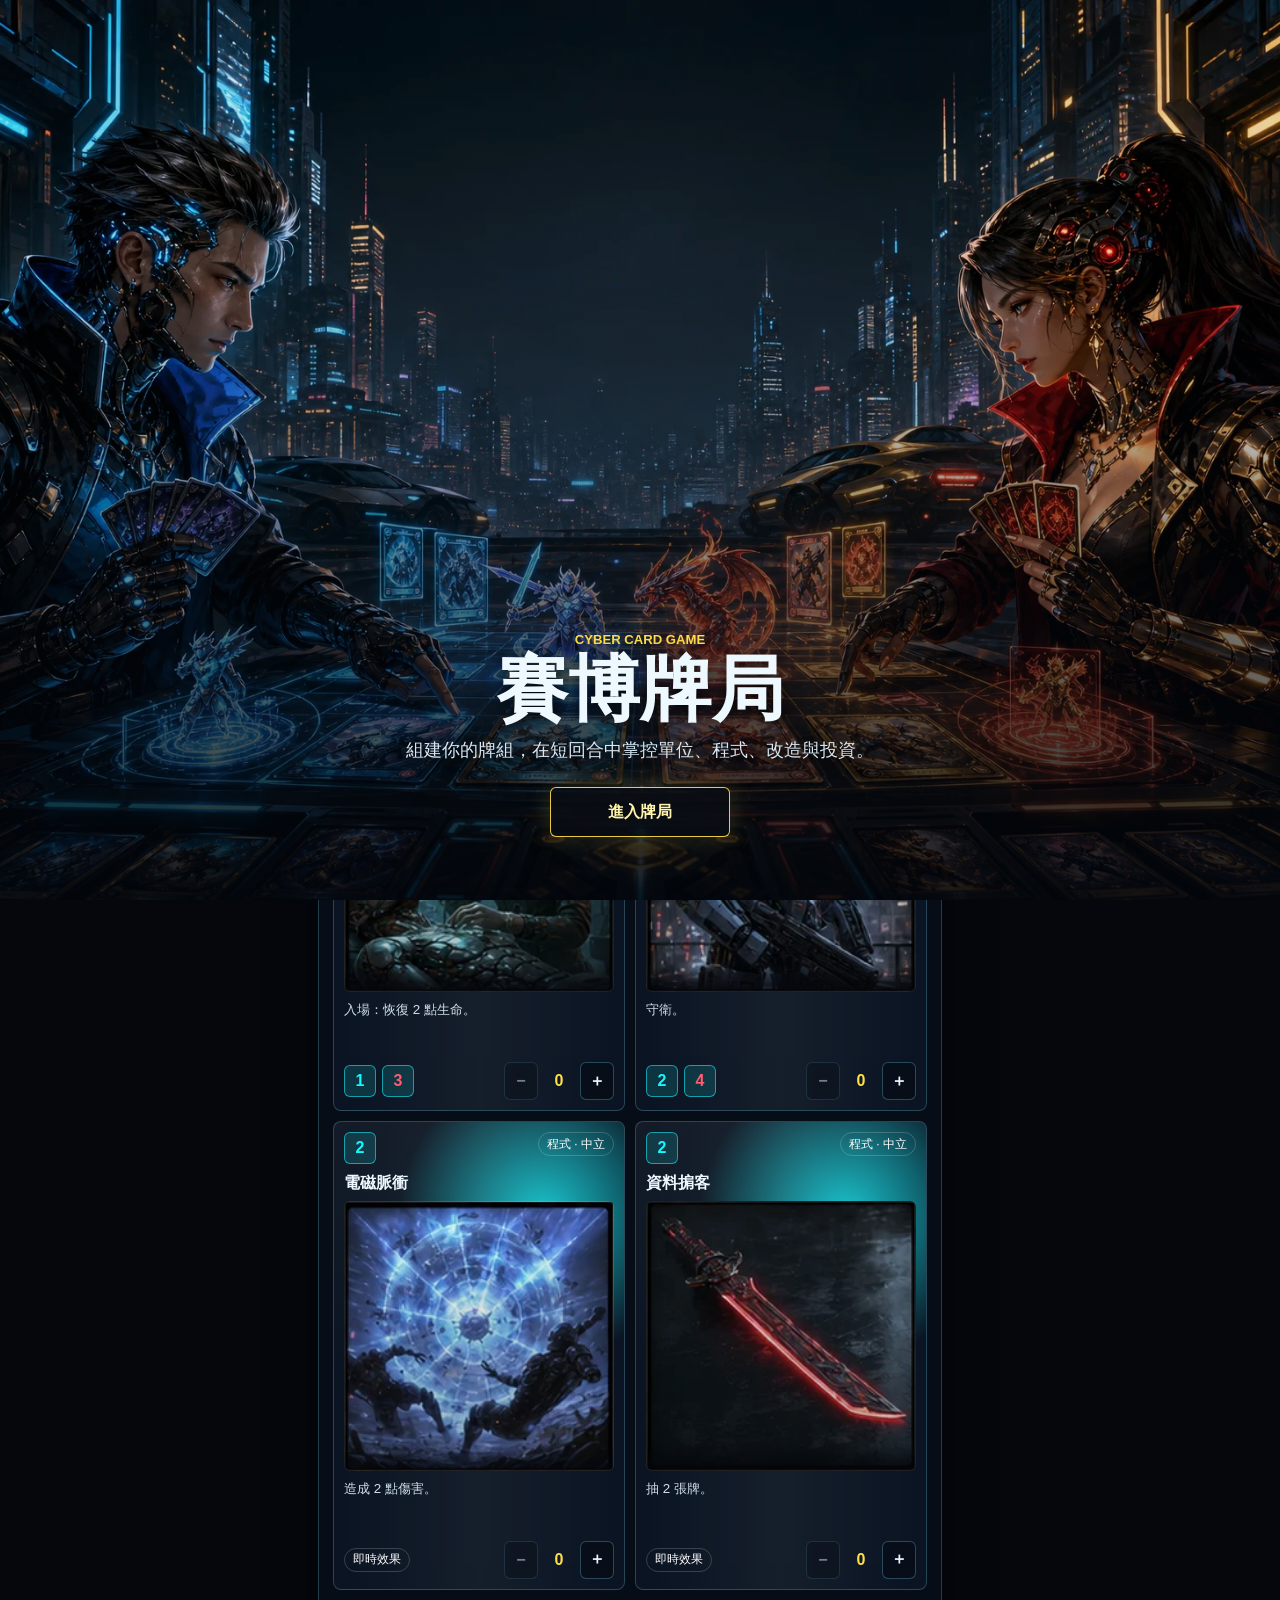
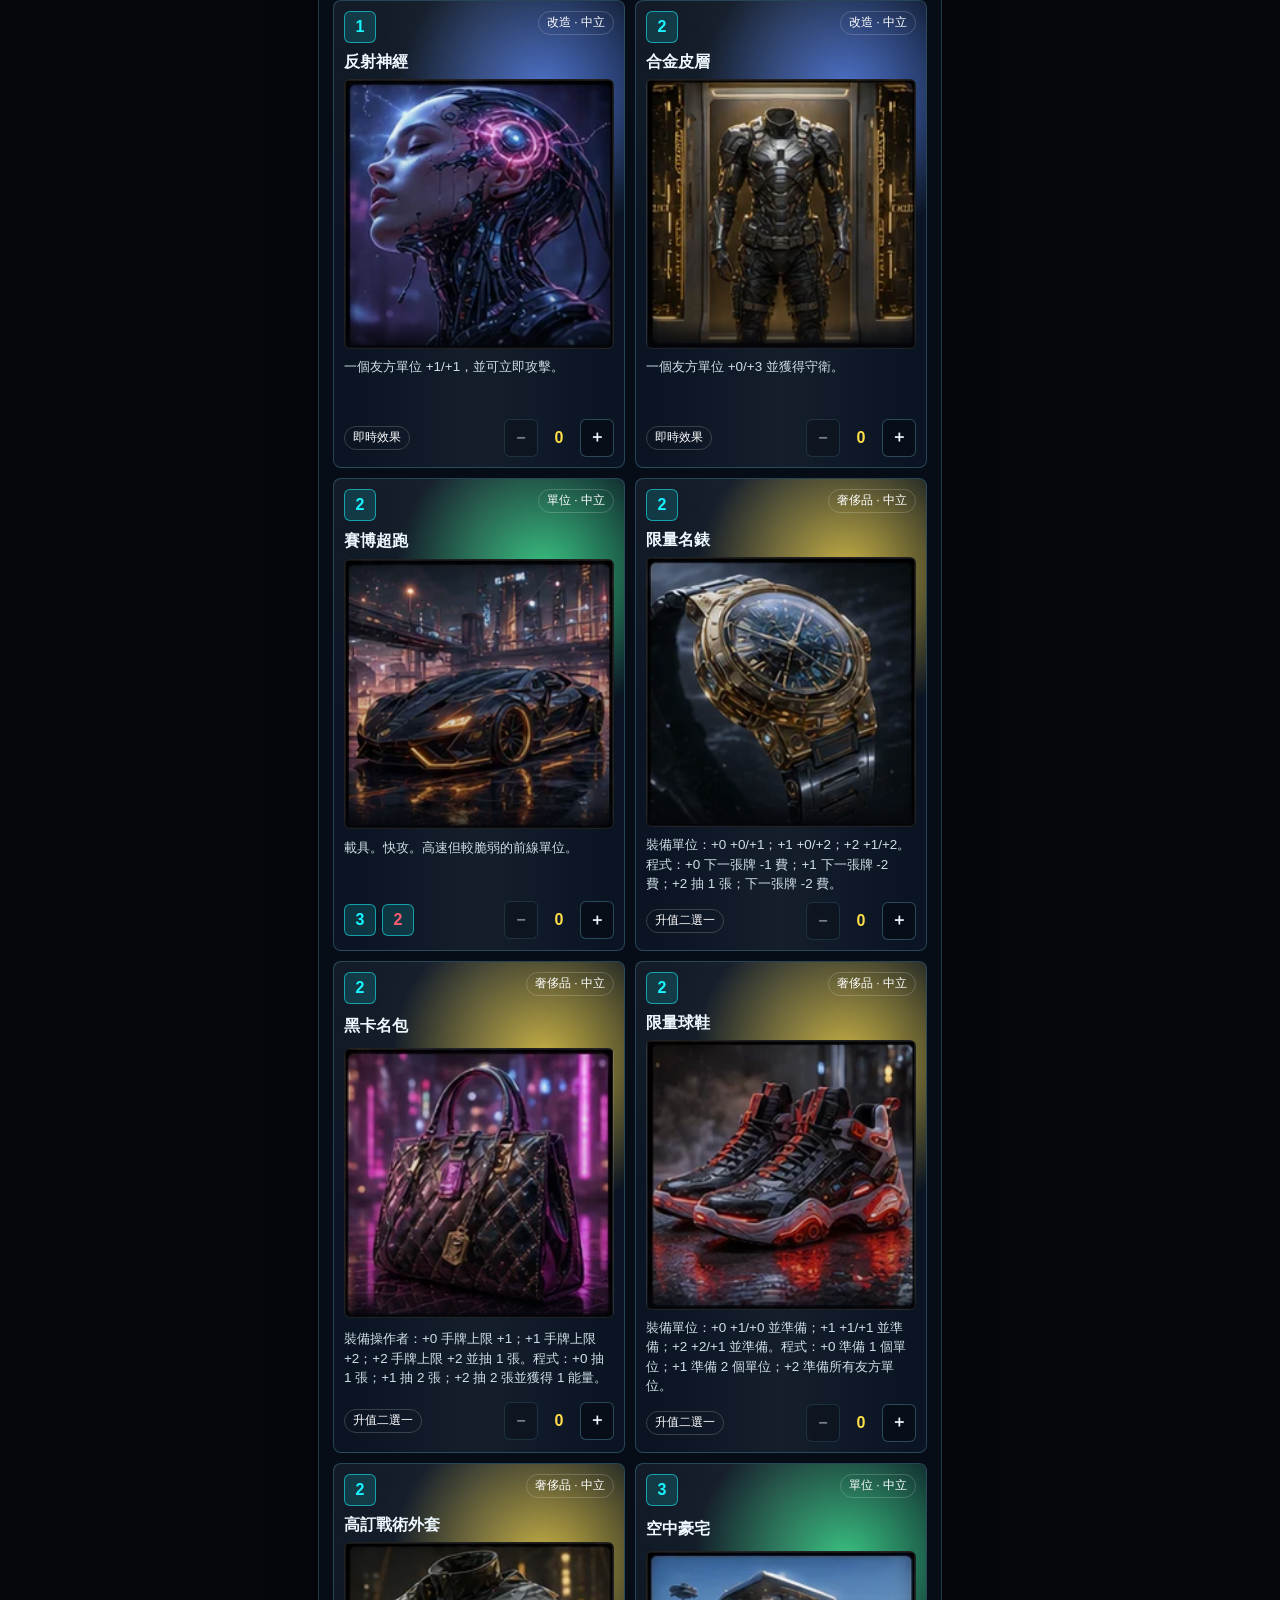
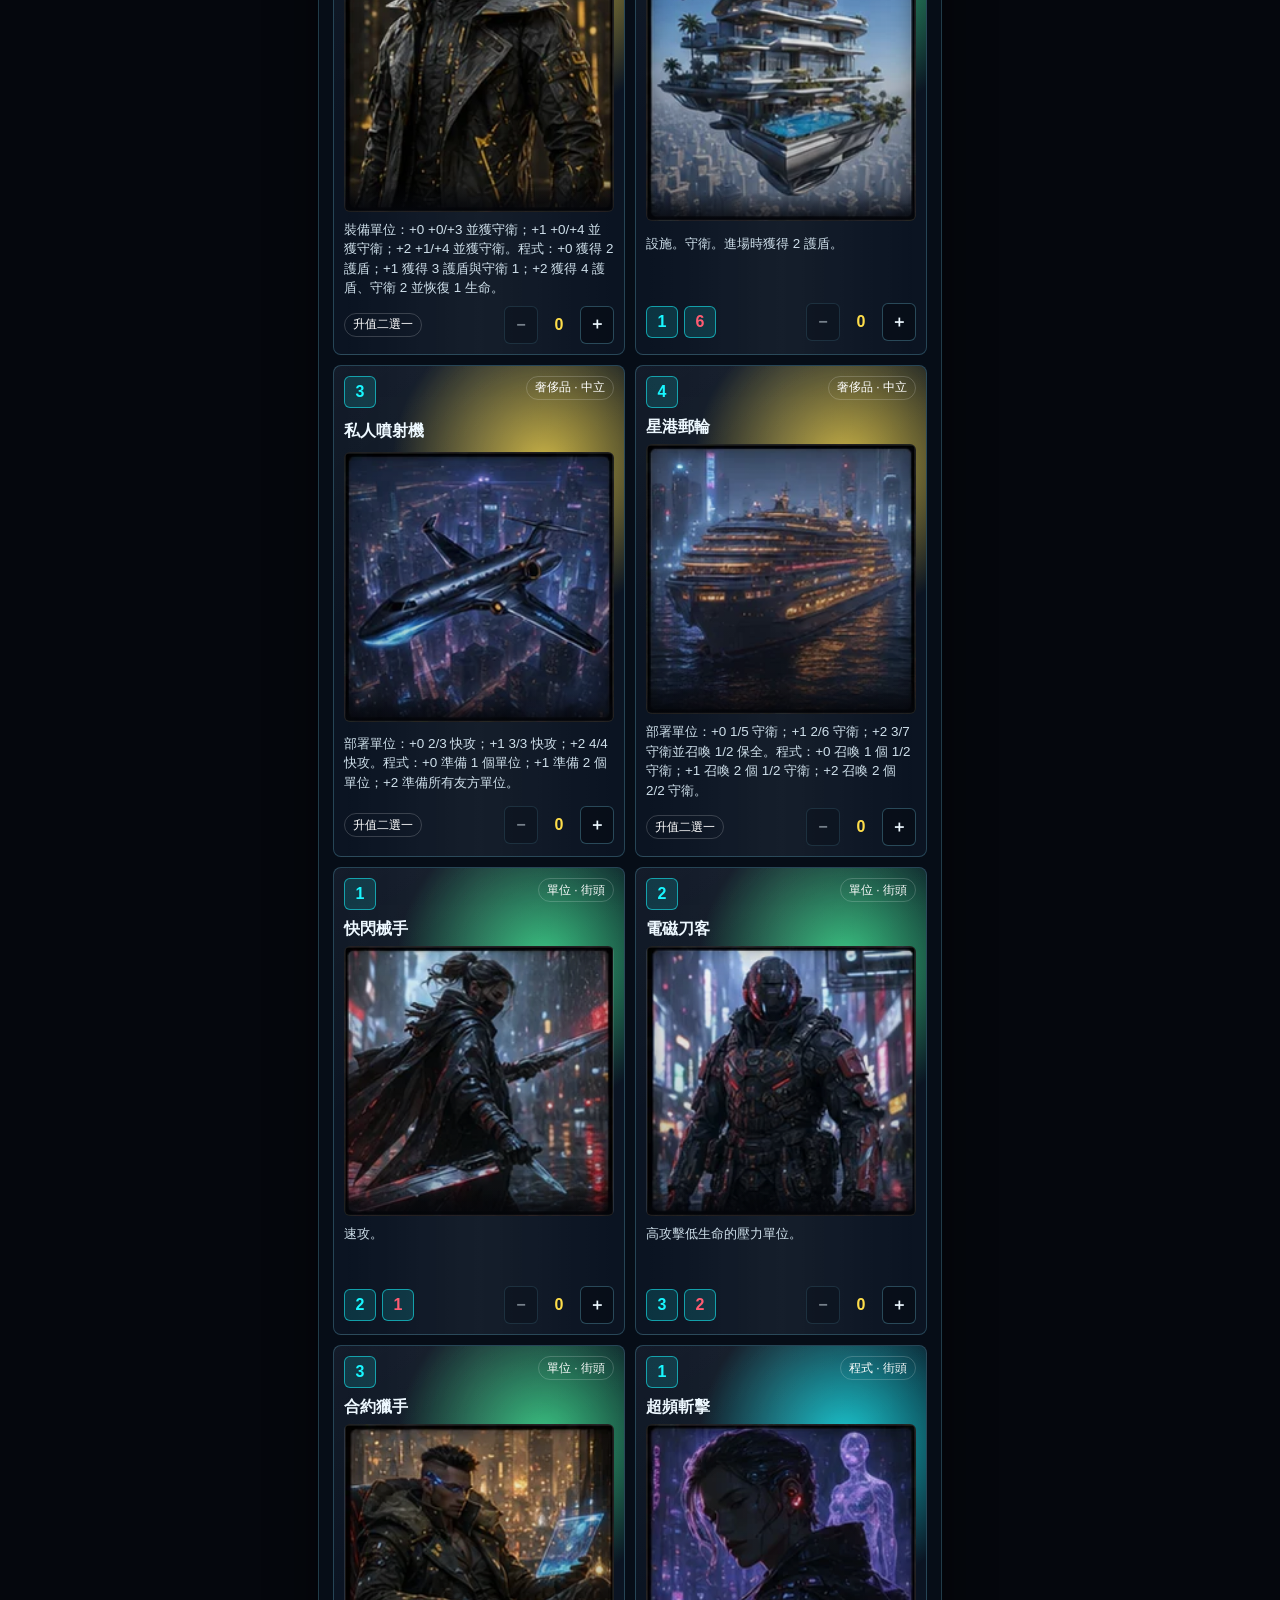
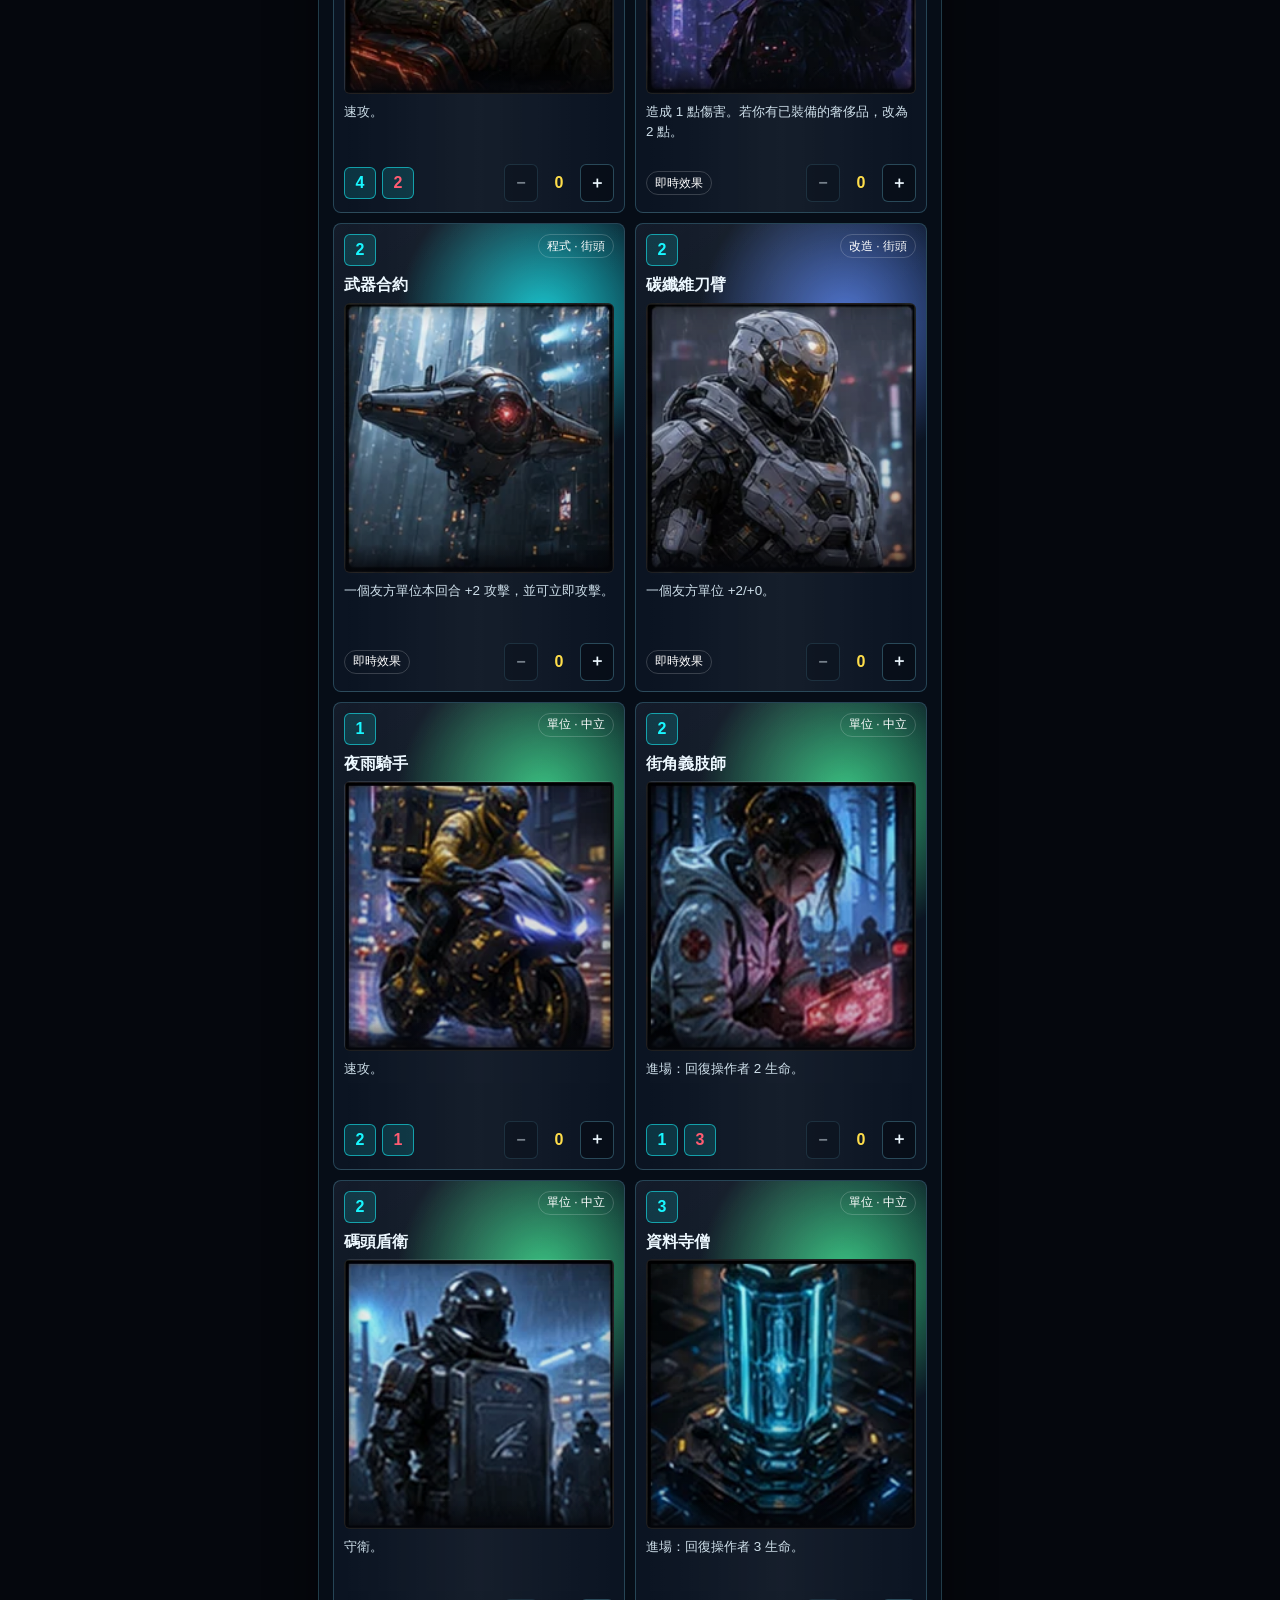
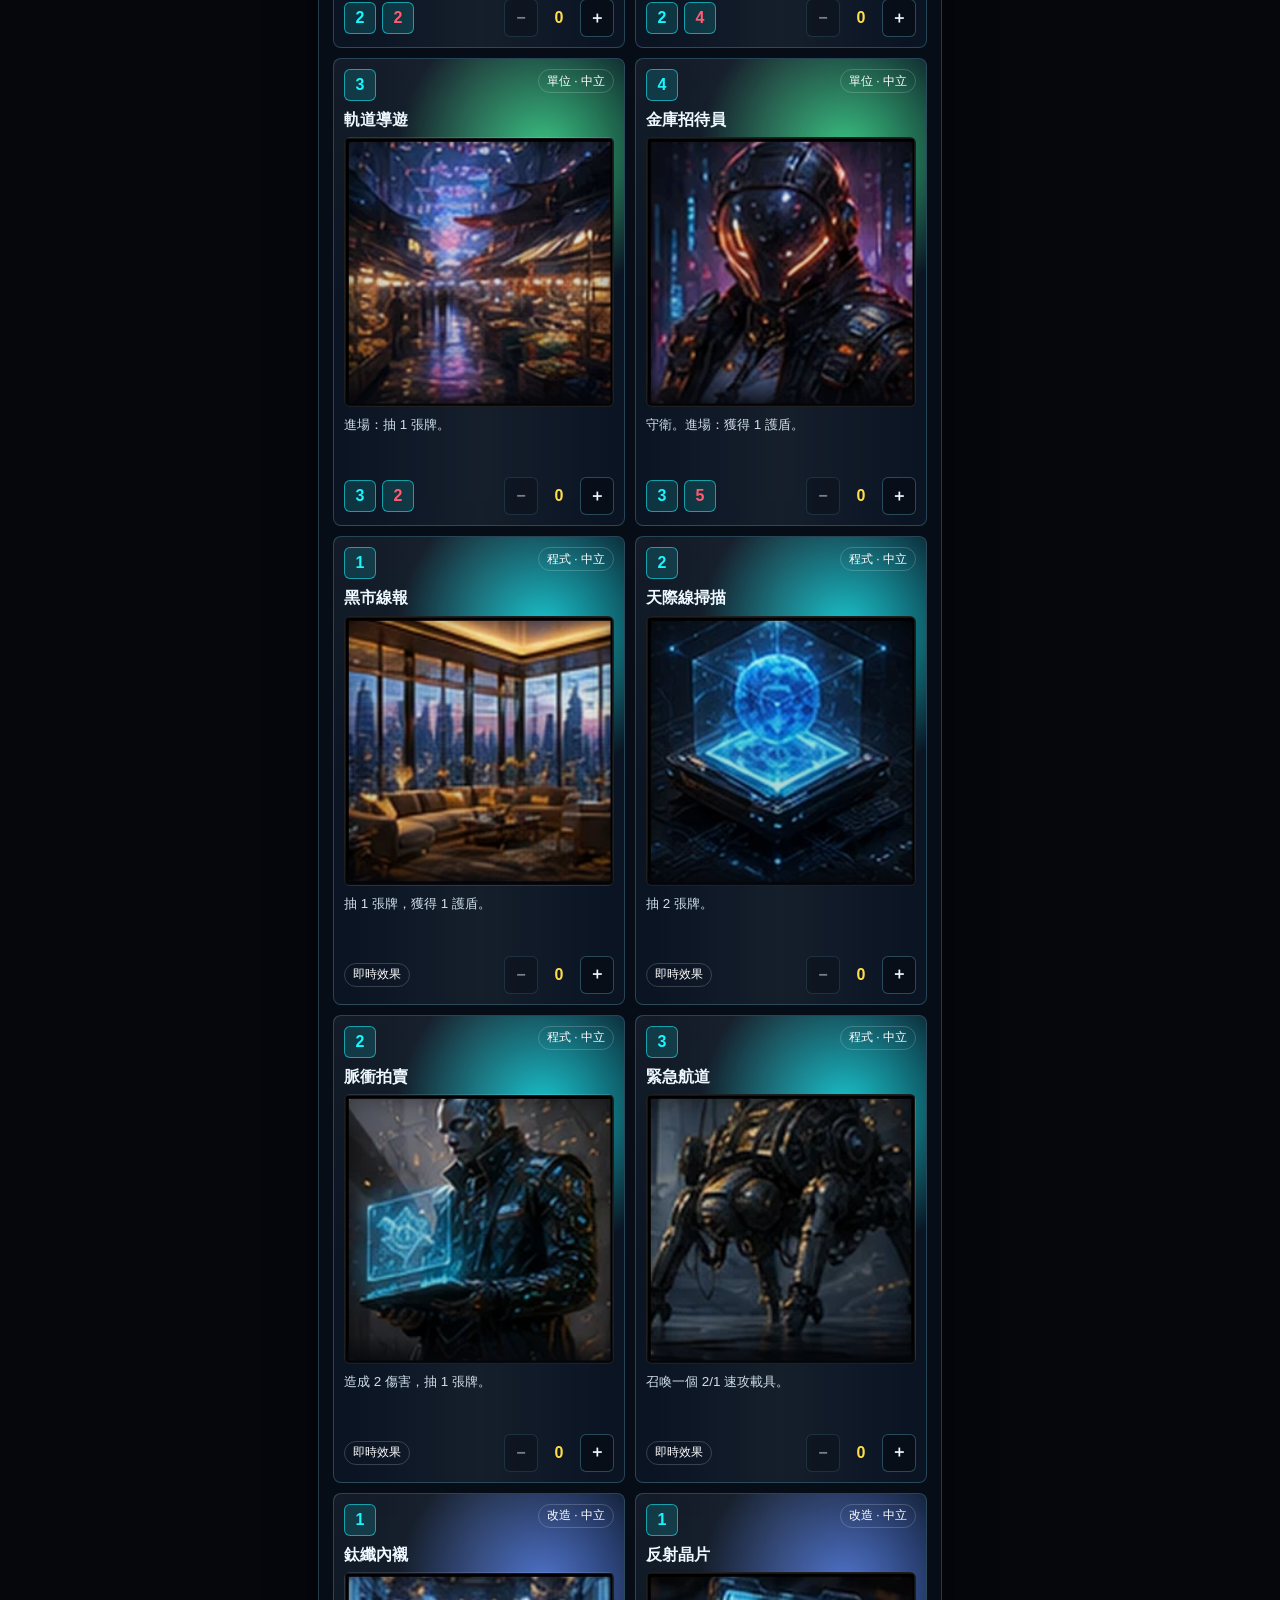
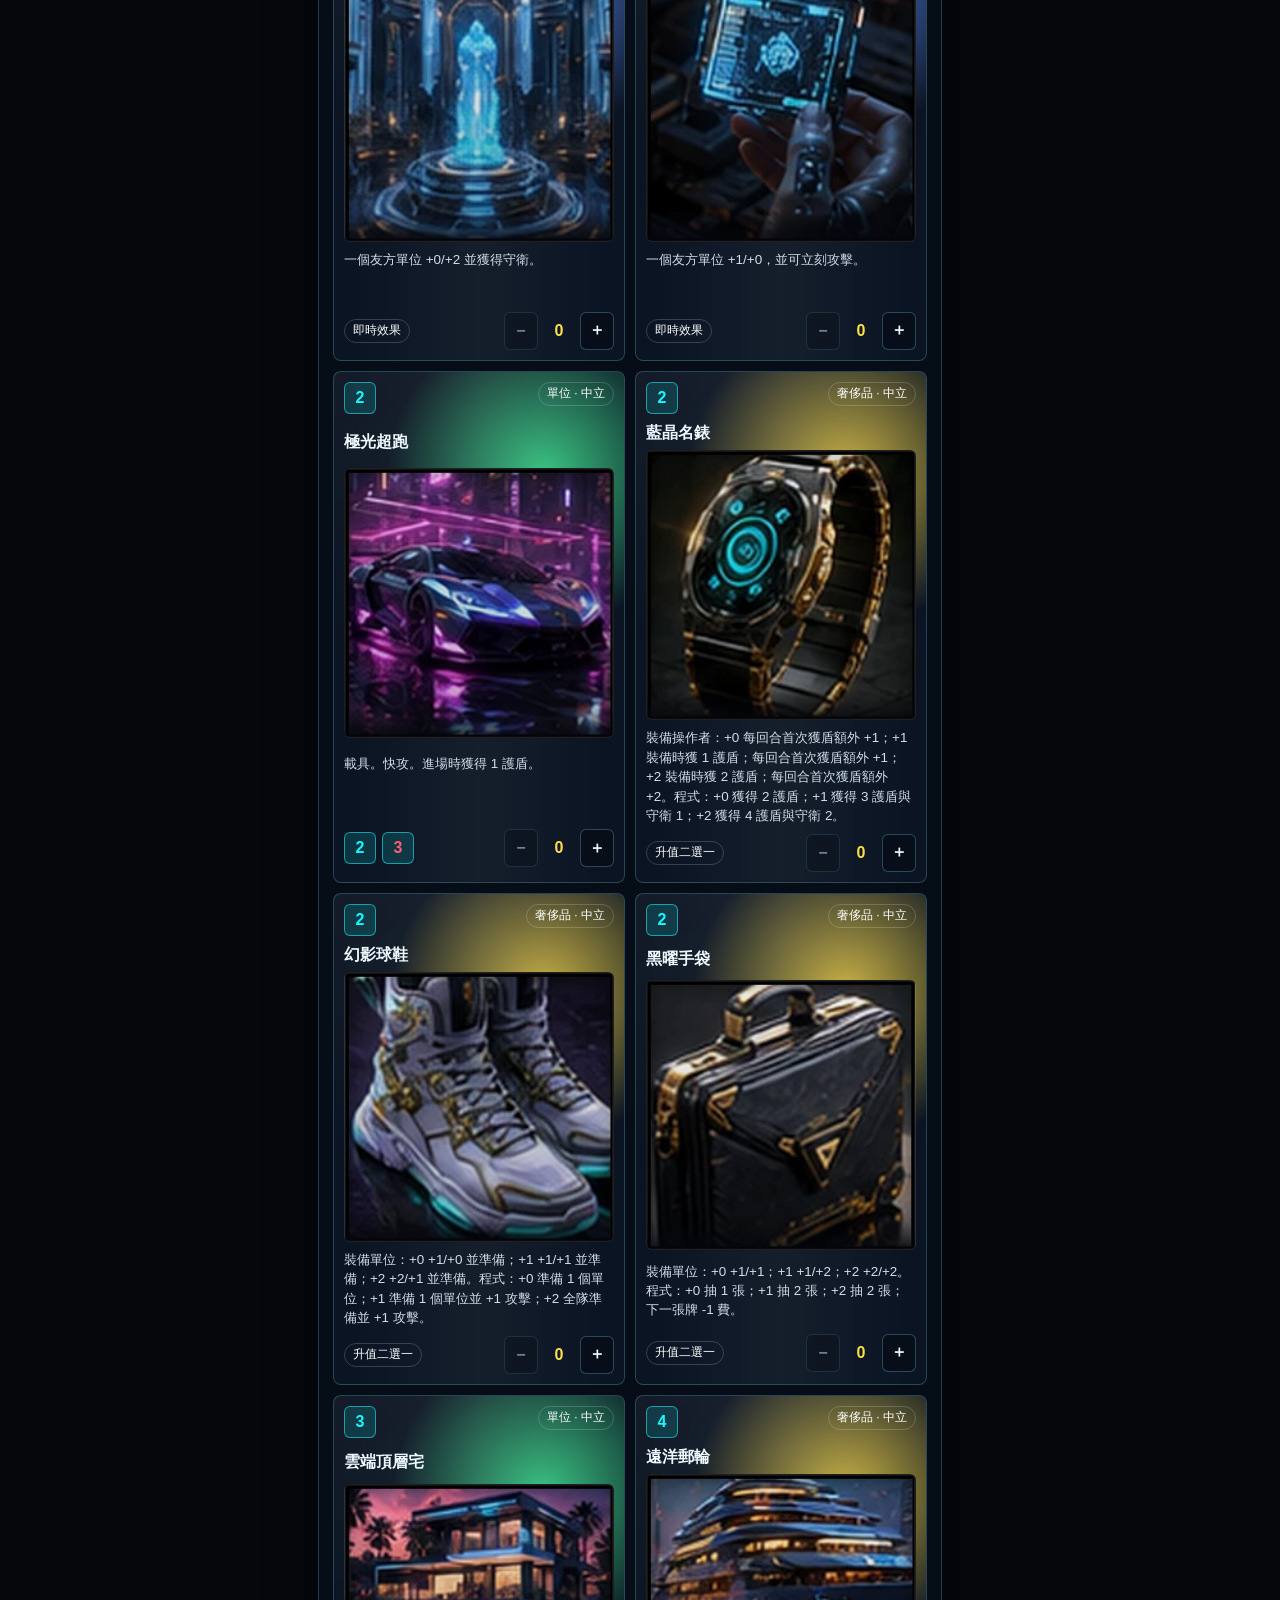
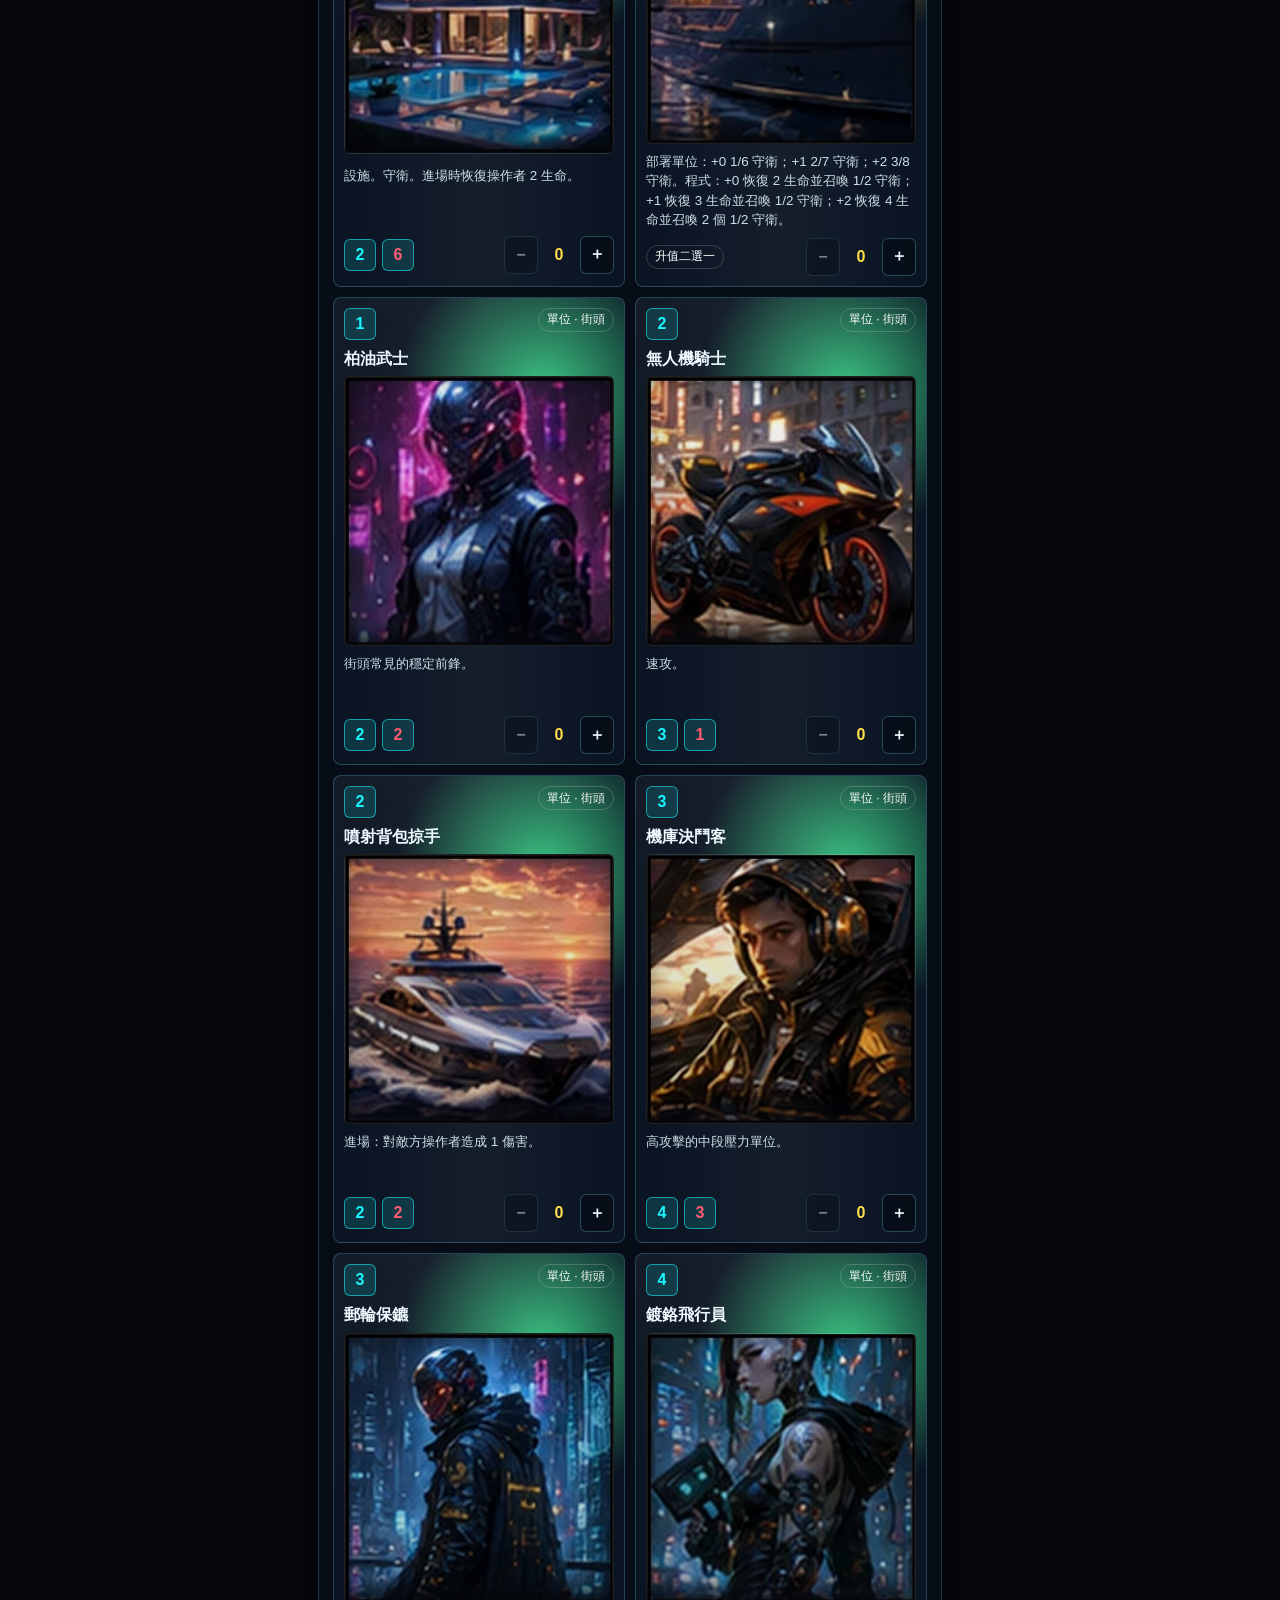
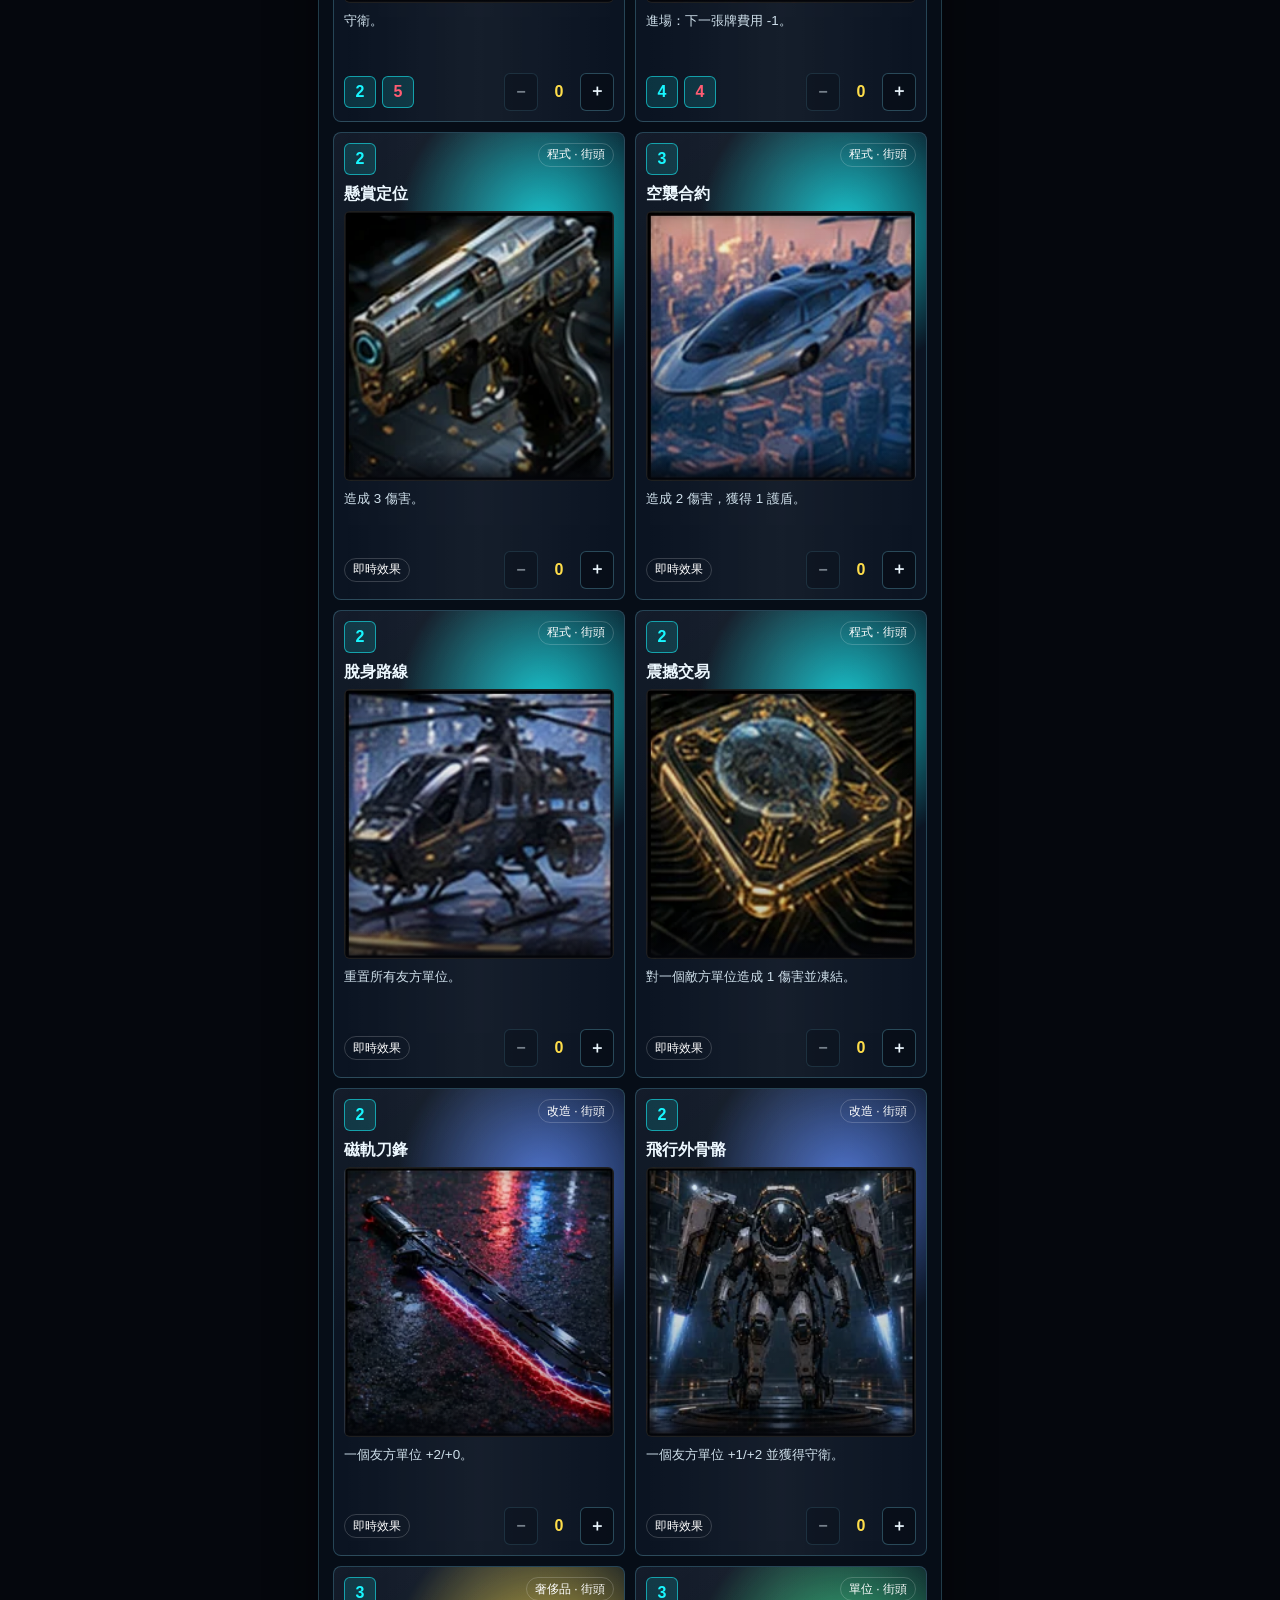
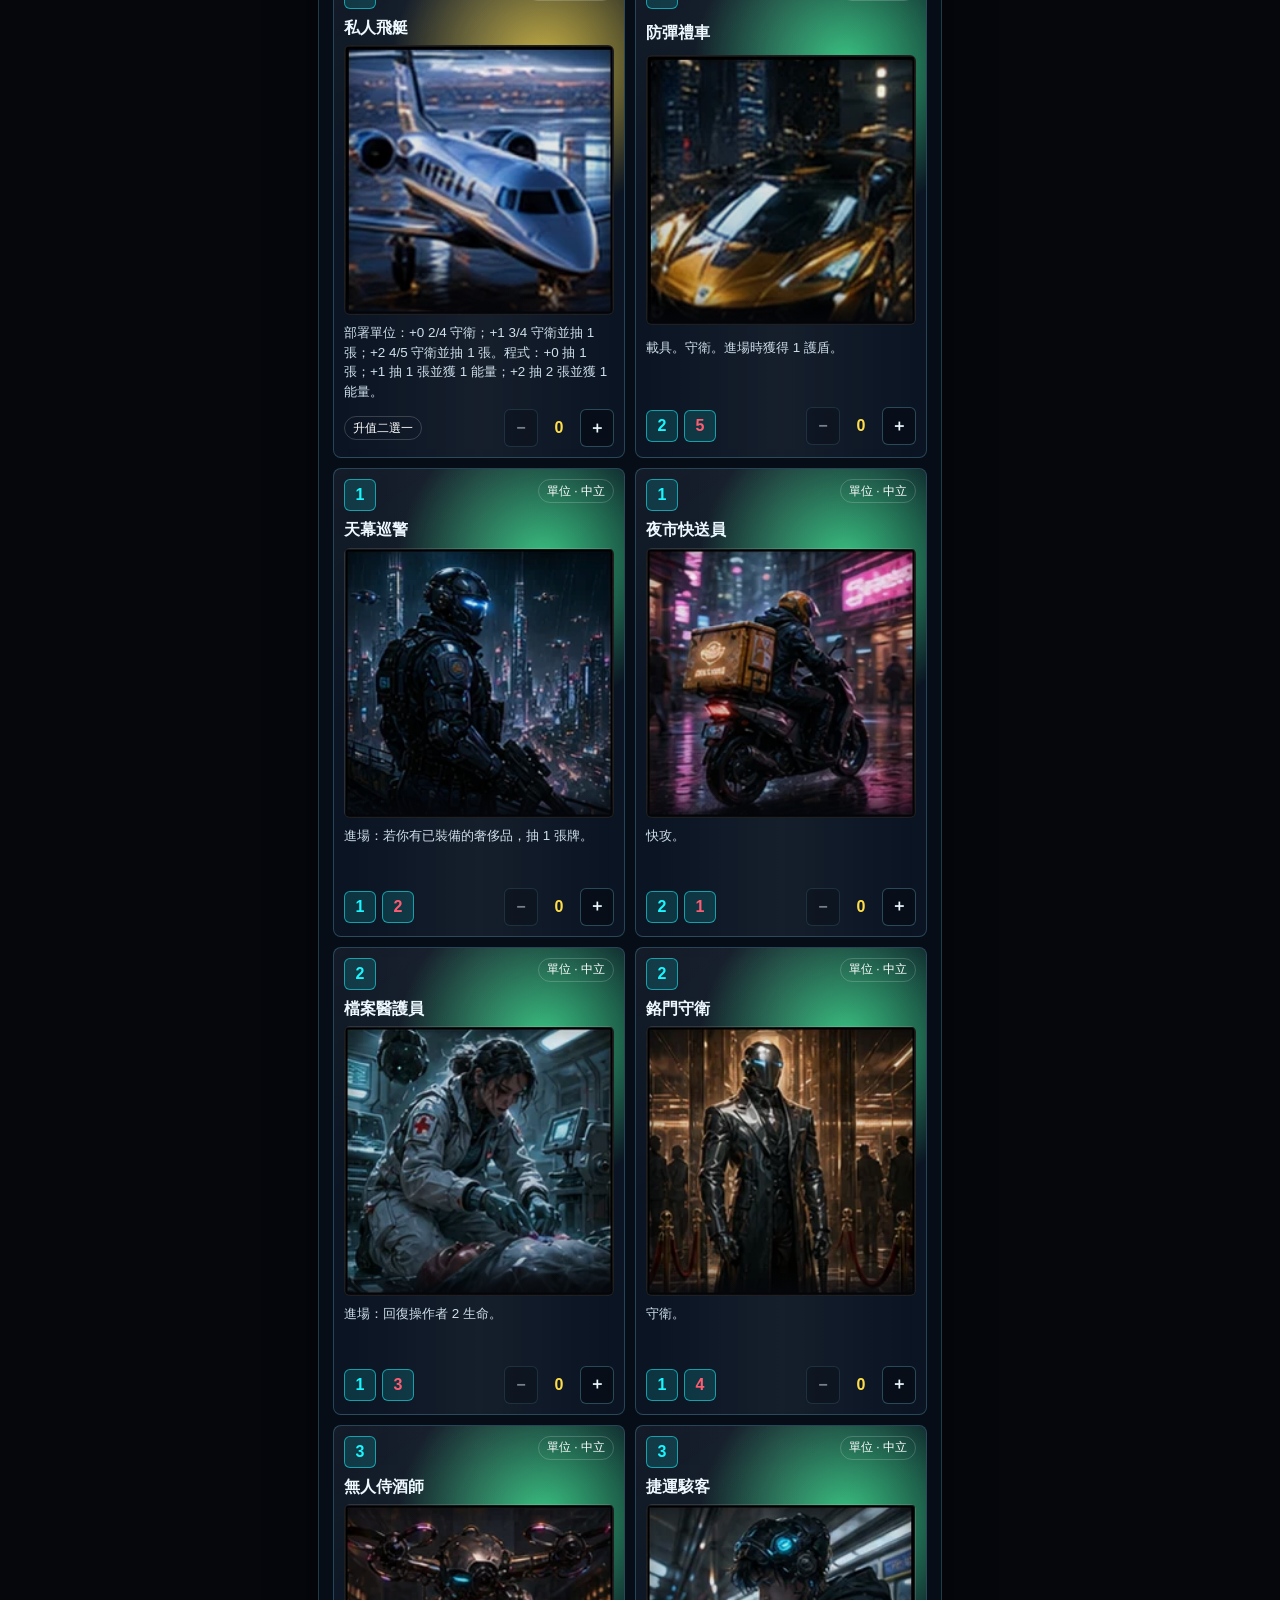
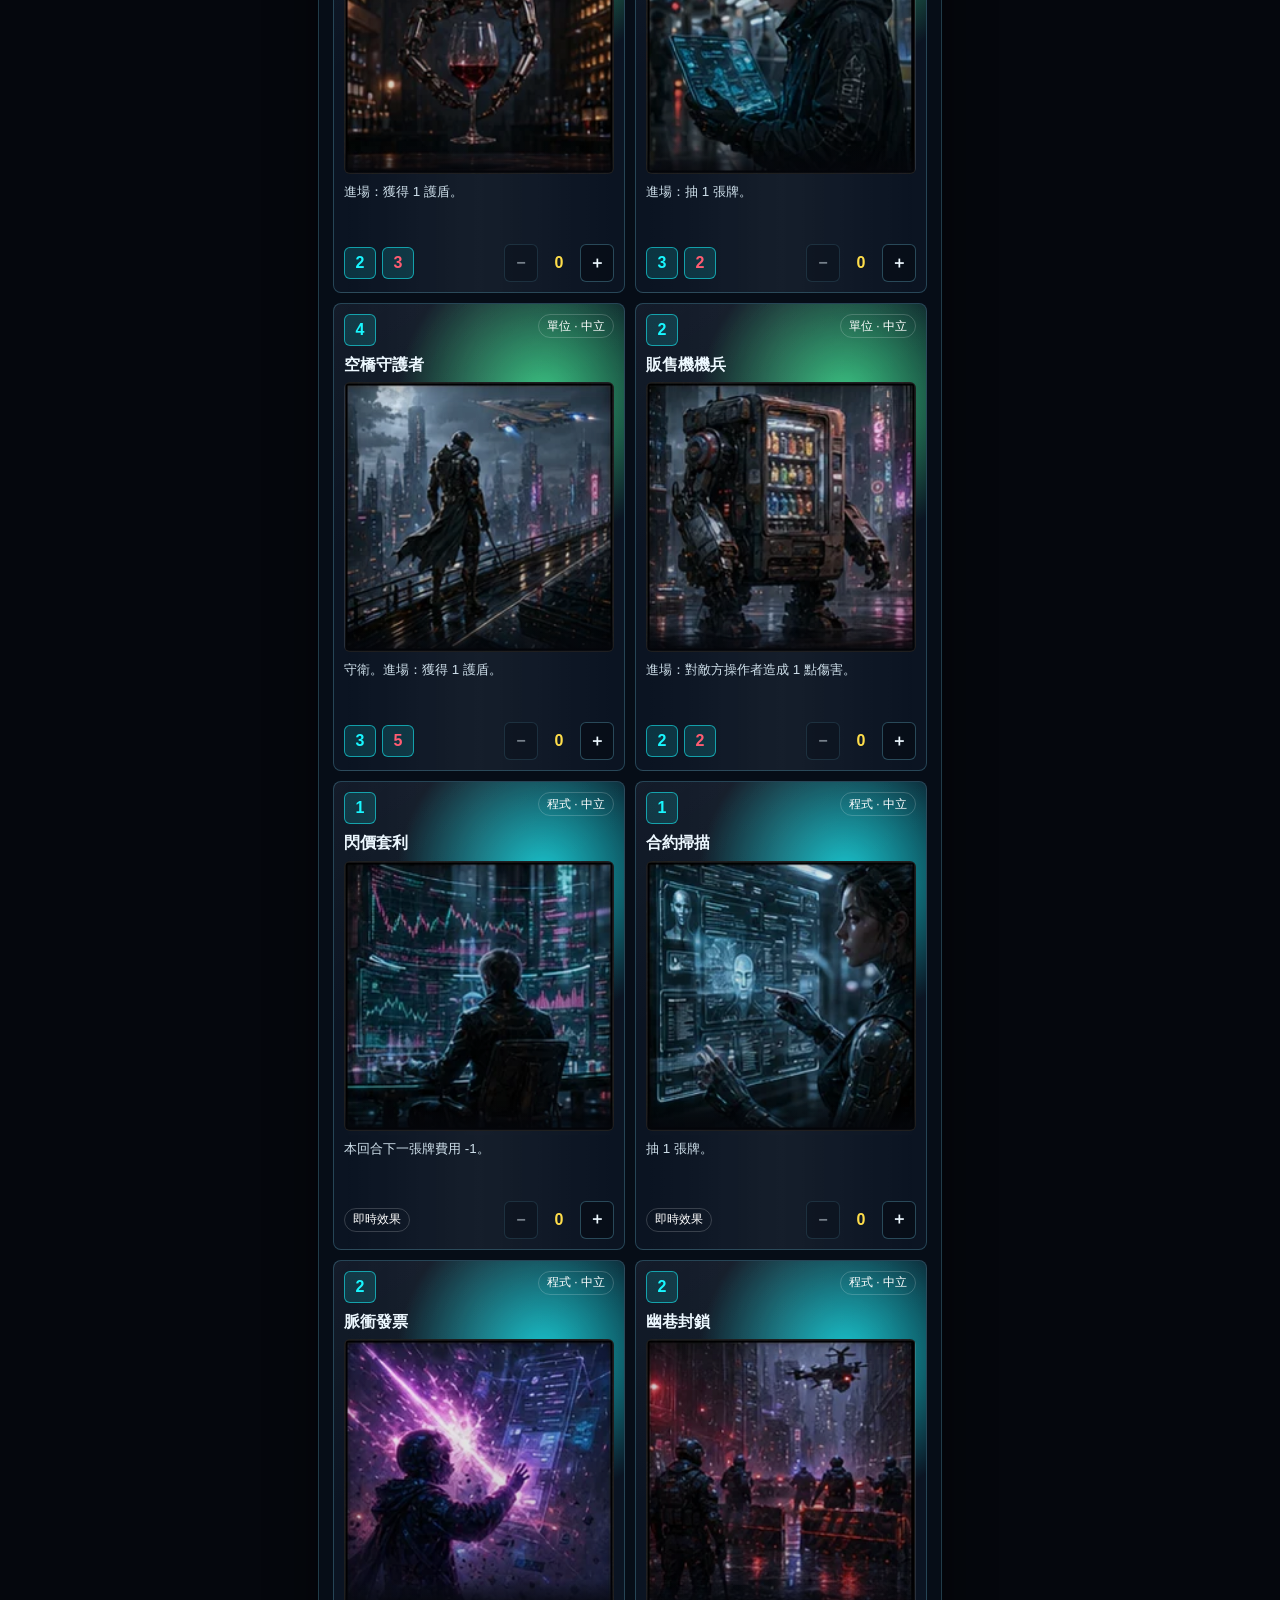
<file: index.html>
<!doctype html>
<html lang="zh-Hant">
  <head>
    <meta charset="utf-8" />
    <meta name="viewport" content="width=device-width, initial-scale=1" />
    <meta name="theme-color" content="#07111d" />
    <meta name="apple-mobile-web-app-capable" content="yes" />
    <meta name="apple-mobile-web-app-status-bar-style" content="black-translucent" />
    <meta name="apple-mobile-web-app-title" content="賽博牌局" />
    <title>賽博牌局</title>
    <link rel="manifest" href="manifest.webmanifest" />
    <link rel="apple-touch-icon" sizes="180x180" href="assets/app-icon-home-180.png?v=20260714" />
    <script>
      try {
        const requestedView = new URLSearchParams(window.location.search).get("view");
        if (requestedView === "builder" || requestedView === "game" || localStorage.getItem("cyberEntrySeen") === "1") {
          document.documentElement.classList.add("skip-entry-screen");
        }
      } catch {
        // The normal entry flow remains available when browser storage is blocked.
      }
    </script>
    <link rel="stylesheet" href="styles.css?v=iphone-offline-20260714" />
  </head>
  <body class="landing-active">
    <section id="landingView" class="landing-view" aria-labelledby="landingTitle" role="button" tabindex="0">
      <img class="landing-art" src="assets/cyber-home.webp" alt="兩名賽博操作者在未來城市的全息牌桌上交鋒" />
      <div class="landing-shade" aria-hidden="true"></div>
      <div class="landing-content">
        <p class="landing-kicker">CYBER CARD GAME</p>
        <h1 id="landingTitle">賽博牌局</h1>
        <p>組建你的牌組，在短回合中掌控單位、程式、改造與投資。</p>
        <button id="enterGameBtn" class="landing-enter" type="button">進入牌局</button>
      </div>
    </section>
    <div class="backdrop" aria-hidden="true"></div>
    <div id="playReveal" class="play-reveal" hidden aria-live="polite"></div>
    <main class="app">
      <header class="topbar">
        <div class="brand">
          <span class="brand-mark">CC</span>
          <div>
            <h1>賽博牌局</h1>
            <p>15 張牌，短局賽博對戰</p>
          </div>
        </div>
        <nav class="view-tabs site-nav" aria-label="主要頁面">
          <button class="tab-button active" data-view="builder">配牌</button>
          <button class="tab-button" data-view="game">對戰</button>
          <a class="tab-link" href="story.html">劇情</a>
          <a class="tab-link" href="modifier.html">修改器</a>
          <a class="tab-link" href="guide.html">攻略</a>
        </nav>
      </header>

      <section id="builderView" class="view active" aria-labelledby="builderTitle">
        <div id="builderNotice" class="builder-notice" hidden aria-live="polite"></div>
        <div id="storyBattleBanner" class="story-battle-banner" hidden></div>
        <div class="builder-layout">
          <aside class="panel operator-panel">
            <div class="panel-heading">
              <span id="builderTitle">操盤者</span>
            </div>
            <div id="operatorList" class="operator-list"></div>
            <div id="operatorDetail" class="operator-detail"></div>
            <label class="opponent-picker" for="opponentSelect">
              <span>一般對戰對手</span>
              <select id="opponentSelect">
                <option value="random">隨機對手</option>
                <option value="merc">街頭傭兵</option>
                <option value="hacker">黑帽駭客</option>
                <option value="corp">企業主管</option>
              </select>
              <small>隨機模式會優先避開與你相同的操作者。</small>
            </label>
            <div class="rule-stack">
              <div><strong>牌組</strong><span>預設 15 張，可調整</span></div>
              <div><strong>同名</strong><span>最多 2 張</span></div>
              <div><strong>奢侈品</strong><span>預設最多 4 張</span></div>
              <div><strong>升值</strong><span>留在手牌最高升值 +2</span></div>
            </div>
            <div class="button-row">
              <button id="quickBuildBtn" class="primary-button">快速配牌</button>
              <button id="clearDeckBtn" class="ghost-button">清空</button>
            </div>
          </aside>

          <section class="panel library-panel" aria-label="卡牌庫">
            <div class="library-toolbar">
              <div class="filter-group" role="group" aria-label="卡牌篩選">
                <button class="filter-button active" data-filter="all">全部</button>
                <button class="filter-button" data-filter="unit">單位</button>
                <button class="filter-button" data-filter="program">程式</button>
                <button class="filter-button" data-filter="mod">改造</button>
                <button class="filter-button" data-filter="luxury">奢侈品</button>
              </div>
              <div class="deck-meter">
                <span id="deckCount">0 / 15</span>
                <div class="meter-track"><span id="deckMeterFill"></span></div>
              </div>
            </div>
            <div id="cardLibrary" class="card-library"></div>
          </section>

          <aside class="panel deck-panel" aria-label="目前牌組">
            <div class="panel-heading">
              <span>目前牌組</span>
              <strong id="luxuryCount">奢侈品 0 / 4</strong>
            </div>
            <div id="deckTypeMix" class="deck-type-mix" aria-label="牌組類型比例"></div>
            <div id="deckList" class="deck-list"></div>
            <button id="startGameBtn" class="start-button" disabled>開始對戰</button>
          </aside>
        </div>
      </section>

      <section id="gameView" class="view" aria-label="對戰桌">
        <div class="game-layout">
          <section class="table-panel">
            <div class="combatant-row opponent-row">
              <div id="aiHero" class="hero-card target-node" data-target-kind="hero" data-owner="ai"></div>
              <div class="zone-stack">
                <div id="aiLuxuries" class="luxury-strip"></div>
                <div id="aiBoard" class="board-row"></div>
                <div class="hidden-hand">
                  <span id="aiHandCount">0</span>
                  <span class="card-back-mini"></span>
                </div>
              </div>
            </div>

            <div class="turn-bar">
              <button id="heroSkillBtn" class="skill-button"></button>
              <div id="turnStatus" class="turn-status">尚未開始</div>
              <button id="endTurnBtn" class="end-turn-button">結束回合</button>
            </div>

            <div class="combatant-row player-row">
              <div id="playerHero" class="hero-card target-node" data-target-kind="hero" data-owner="player"></div>
              <div class="zone-stack">
                <div id="playerBoard" class="board-row"></div>
                <div id="playerLuxuries" class="luxury-strip"></div>
                <div id="playerHand" class="hand-row"></div>
              </div>
            </div>
          </section>

          <aside class="panel game-panel">
            <div id="actionPanel" class="action-panel"></div>
            <div class="panel-heading">
              <span>牌局紀錄</span>
            </div>
            <div id="gameLog" class="game-log"></div>
            <div class="discard-panels">
              <details class="discard-view">
                <summary>我方棄牌 <span id="playerDiscardCount">0</span></summary>
                <div id="playerDiscardList" class="discard-list"></div>
              </details>
              <details class="discard-view">
                <summary>敵方棄牌 <span id="aiDiscardCount">0</span></summary>
                <div id="aiDiscardList" class="discard-list"></div>
              </details>
            </div>
          </aside>
        </div>
      </section>
    </main>
    <div id="storyResult" class="story-result" hidden aria-live="polite"></div>
    <script src="script.js?v=weapon-target-fix-20260714"></script>
    <script src="pwa.js?v=guide-offline-20260714"></script>
  </body>
</html>
</file>
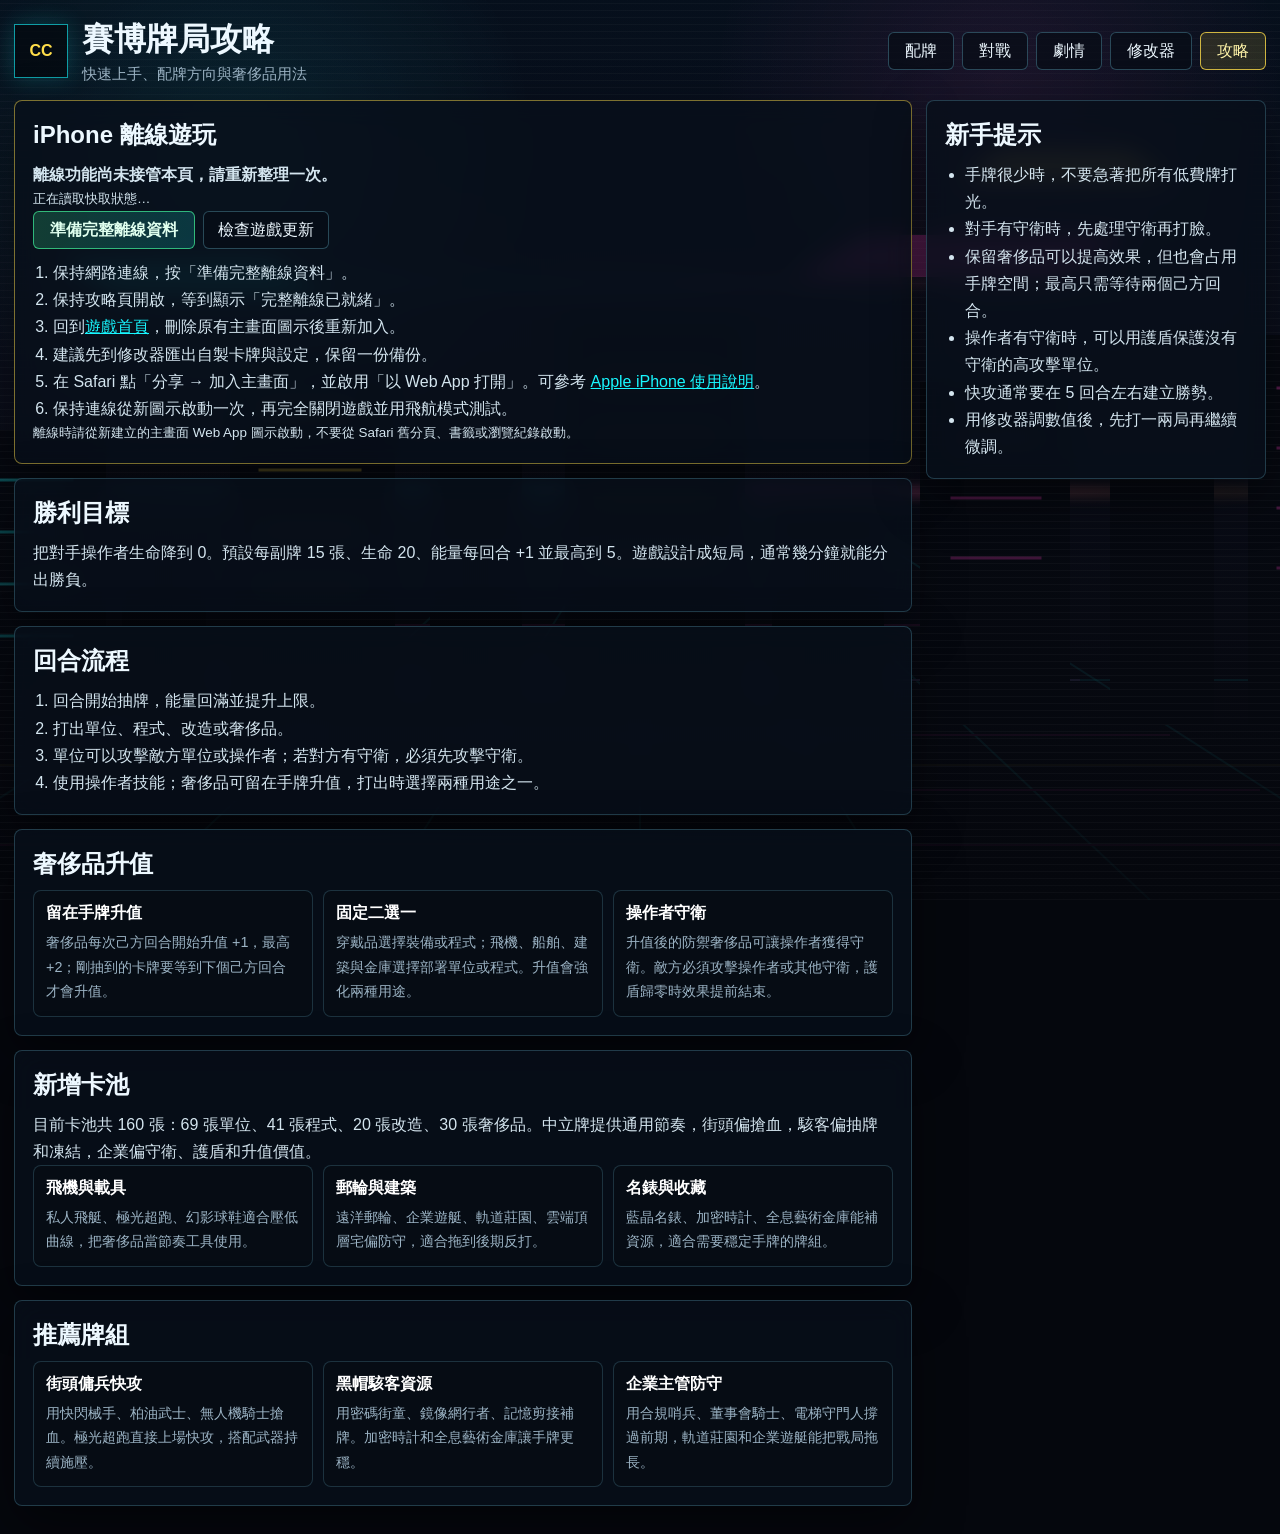
<file: guide.html>
<!doctype html>
<html lang="zh-Hant">
  <head>
    <meta charset="utf-8" />
    <meta name="viewport" content="width=device-width, initial-scale=1" />
    <meta name="theme-color" content="#07111d" />
    <meta name="apple-mobile-web-app-capable" content="yes" />
    <title>賽博牌局攻略</title>
    <link rel="manifest" href="manifest.webmanifest" />
    <link rel="apple-touch-icon" sizes="180x180" href="assets/app-icon-home-180.png?v=20260714" />
    <link rel="stylesheet" href="styles.css?v=iphone-offline-20260714" />
  </head>
  <body>
    <div class="backdrop" aria-hidden="true"></div>
    <main class="app">
      <header class="topbar">
        <div class="brand">
          <span class="brand-mark">CC</span>
          <div>
            <h1>賽博牌局攻略</h1>
            <p>快速上手、配牌方向與奢侈品用法</p>
          </div>
        </div>
        <nav class="view-tabs site-nav" aria-label="網站導覽">
          <a class="tab-link" href="index.html?view=builder">配牌</a>
          <a class="tab-link" href="index.html?view=game">對戰</a>
          <a class="tab-link" href="story.html">劇情</a>
          <a class="tab-link" href="modifier.html">修改器</a>
          <a class="tab-link active" href="guide.html">攻略</a>
        </nav>
      </header>

      <div class="page-grid">
        <section class="content-panel">
          <div id="iphoneOfflinePanel" class="section-band offline-guide" data-state="pending">
            <h2>iPhone 離線遊玩</h2>
            <p id="offlineStatusText" class="offline-guide-status">正在讀取離線狀態…</p>
            <p id="offlineStatusDetail" class="offline-guide-detail">正在讀取快取狀態…</p>
            <div class="button-row">
              <button id="prepareOfflineBtn" class="primary-button" type="button">準備完整離線資料</button>
              <button id="refreshOfflineBtn" class="ghost-button" type="button">檢查遊戲更新</button>
            </div>
            <ol class="offline-install-steps">
              <li>保持網路連線，按「準備完整離線資料」。</li>
              <li>保持攻略頁開啟，等到顯示「完整離線已就緒」。</li>
              <li>回到<a href="./">遊戲首頁</a>，刪除原有主畫面圖示後重新加入。</li>
              <li>建議先到修改器匯出自製卡牌與設定，保留一份備份。</li>
              <li>在 Safari 點「分享 → 加入主畫面」，並啟用「以 Web App 打開」。可參考 <a href="https://support.apple.com/en-gb/guide/iphone/iphea86e5236/ios" target="_blank" rel="noreferrer">Apple iPhone 使用說明</a>。</li>
              <li>保持連線從新圖示啟動一次，再完全關閉遊戲並用飛航模式測試。</li>
            </ol>
            <p class="offline-guide-note">離線時請從新建立的主畫面 Web App 圖示啟動，不要從 Safari 舊分頁、書籤或瀏覽紀錄啟動。</p>
          </div>

          <div class="section-band">
            <h2>勝利目標</h2>
            <p>把對手操作者生命降到 0。預設每副牌 15 張、生命 20、能量每回合 +1 並最高到 5。遊戲設計成短局，通常幾分鐘就能分出勝負。</p>
          </div>

          <div class="section-band">
            <h2>回合流程</h2>
            <ol>
              <li>回合開始抽牌，能量回滿並提升上限。</li>
              <li>打出單位、程式、改造或奢侈品。</li>
              <li>單位可以攻擊敵方單位或操作者；若對方有守衛，必須先攻擊守衛。</li>
              <li>使用操作者技能；奢侈品可留在手牌升值，打出時選擇兩種用途之一。</li>
            </ol>
          </div>

          <div class="section-band">
            <h2>奢侈品升值</h2>
            <div class="guide-cards">
              <div class="guide-card">
                <strong>留在手牌升值</strong>
                <p>奢侈品每次己方回合開始升值 +1，最高 +2；剛抽到的卡牌要等到下個己方回合才會升值。</p>
              </div>
              <div class="guide-card">
                <strong>固定二選一</strong>
                <p>穿戴品選擇裝備或程式；飛機、船舶、建築與金庫選擇部署單位或程式。升值會強化兩種用途。</p>
              </div>
              <div class="guide-card">
                <strong>操作者守衛</strong>
                <p>升值後的防禦奢侈品可讓操作者獲得守衛。敵方必須攻擊操作者或其他守衛，護盾歸零時效果提前結束。</p>
              </div>
            </div>
          </div>

          <div class="section-band">
            <h2>新增卡池</h2>
            <p>目前卡池共 160 張：69 張單位、41 張程式、20 張改造、30 張奢侈品。中立牌提供通用節奏，街頭偏搶血，駭客偏抽牌和凍結，企業偏守衛、護盾和升值價值。</p>
            <div class="guide-cards">
              <div class="guide-card">
                <strong>飛機與載具</strong>
                <p>私人飛艇、極光超跑、幻影球鞋適合壓低曲線，把奢侈品當節奏工具使用。</p>
              </div>
              <div class="guide-card">
                <strong>郵輪與建築</strong>
                <p>遠洋郵輪、企業遊艇、軌道莊園、雲端頂層宅偏防守，適合拖到後期反打。</p>
              </div>
              <div class="guide-card">
                <strong>名錶與收藏</strong>
                <p>藍晶名錶、加密時計、全息藝術金庫能補資源，適合需要穩定手牌的牌組。</p>
              </div>
            </div>
          </div>

          <div class="section-band">
            <h2>推薦牌組</h2>
            <div class="deck-samples">
              <div class="sample-card">
                <strong>街頭傭兵快攻</strong>
                <p>用快閃械手、柏油武士、無人機騎士搶血。極光超跑直接上場快攻，搭配武器持續施壓。</p>
              </div>
              <div class="sample-card">
                <strong>黑帽駭客資源</strong>
                <p>用密碼街童、鏡像網行者、記憶剪接補牌。加密時計和全息藝術金庫讓手牌更穩。</p>
              </div>
              <div class="sample-card">
                <strong>企業主管防守</strong>
                <p>用合規哨兵、董事會騎士、電梯守門人撐過前期，軌道莊園和企業遊艇能把戰局拖長。</p>
              </div>
            </div>
          </div>
        </section>

        <aside class="section-band">
          <h2>新手提示</h2>
          <ul>
            <li>手牌很少時，不要急著把所有低費牌打光。</li>
            <li>對手有守衛時，先處理守衛再打臉。</li>
            <li>保留奢侈品可以提高效果，但也會占用手牌空間；最高只需等待兩個己方回合。</li>
            <li>操作者有守衛時，可以用護盾保護沒有守衛的高攻擊單位。</li>
            <li>快攻通常要在 5 回合左右建立勝勢。</li>
            <li>用修改器調數值後，先打一兩局再繼續微調。</li>
          </ul>
        </aside>
      </div>
    </main>
    <script src="pwa.js?v=guide-offline-20260714"></script>
  </body>
</html>
</file>
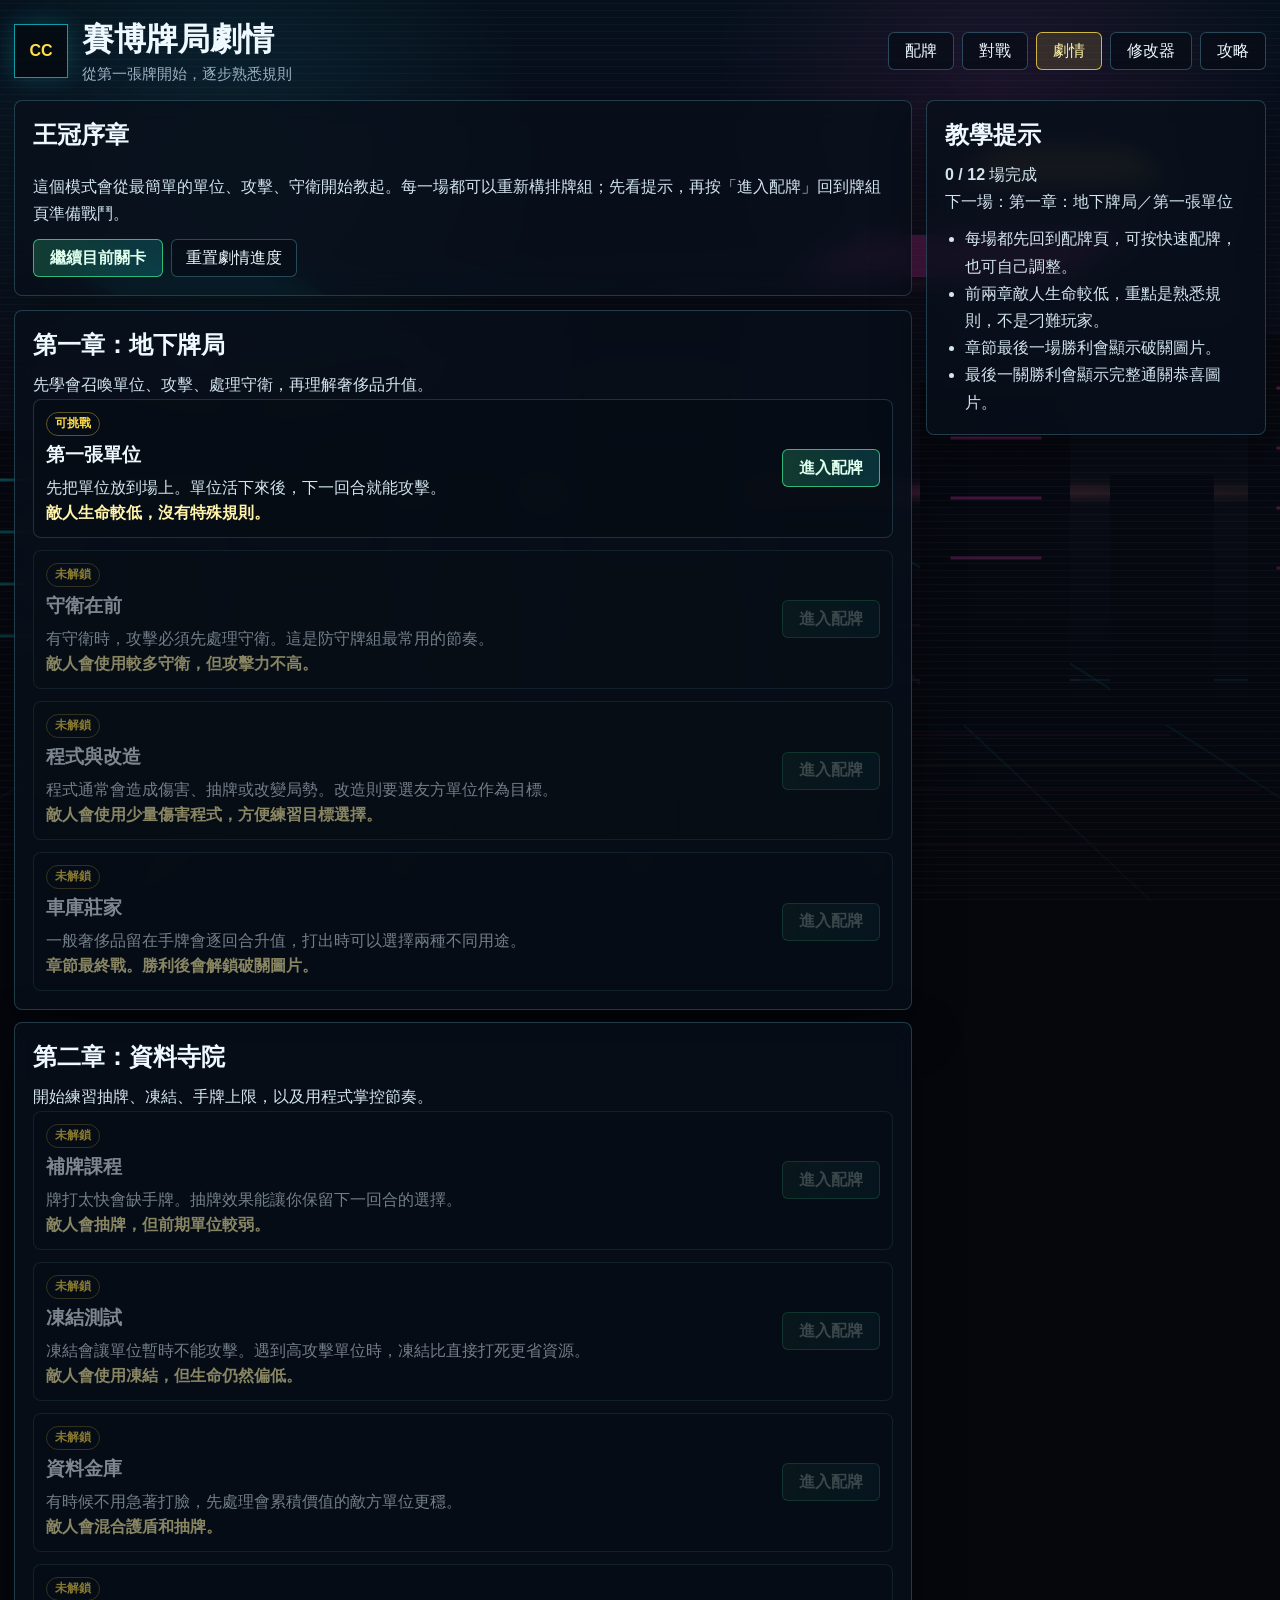
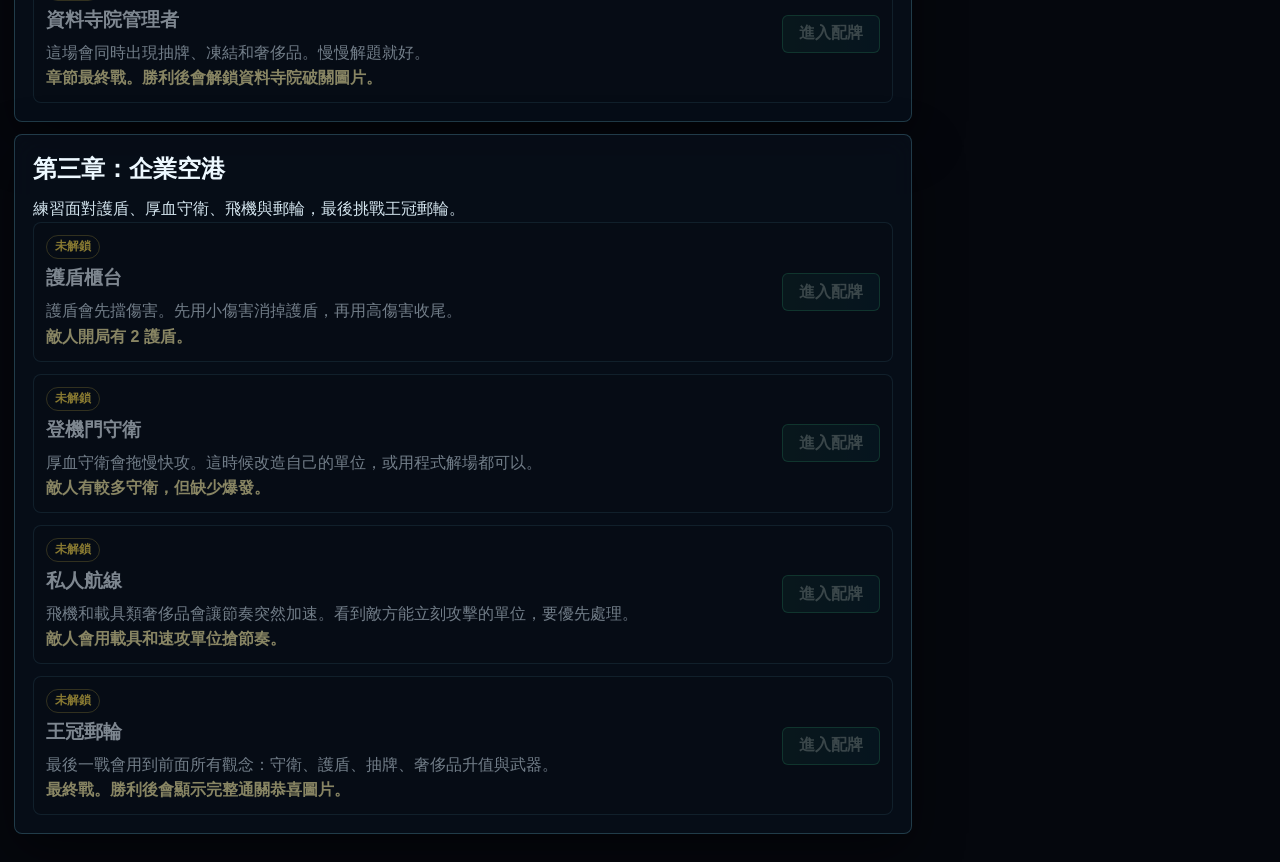
<file: story.html>
<!doctype html>
<html lang="zh-Hant">
  <head>
    <meta charset="utf-8" />
    <meta name="viewport" content="width=device-width, initial-scale=1" />
    <meta name="theme-color" content="#07111d" />
    <meta name="apple-mobile-web-app-capable" content="yes" />
    <title>賽博牌局劇情模式</title>
    <link rel="manifest" href="manifest.webmanifest" />
    <link rel="apple-touch-icon" sizes="180x180" href="assets/app-icon-home-180.png?v=20260714" />
    <link rel="stylesheet" href="styles.css?v=iphone-offline-20260714" />
  </head>
  <body>
    <div class="backdrop" aria-hidden="true"></div>
    <main class="app">
      <header class="topbar">
        <div class="brand">
          <span class="brand-mark">CC</span>
          <div>
            <h1>賽博牌局劇情</h1>
            <p>從第一張牌開始，逐步熟悉規則</p>
          </div>
        </div>
        <nav class="view-tabs site-nav" aria-label="網站導覽">
          <a class="tab-link" href="index.html?view=builder">配牌</a>
          <a class="tab-link" href="index.html?view=game">對戰</a>
          <a class="tab-link active" href="story.html">劇情</a>
          <a class="tab-link" href="modifier.html">修改器</a>
          <a class="tab-link" href="guide.html">攻略</a>
        </nav>
      </header>

      <div class="page-grid">
        <section class="content-panel">
          <div class="section-band story-overview">
            <h2>王冠序章</h2>
            <p>
              這個模式會從最簡單的單位、攻擊、守衛開始教起。每一場都可以重新構排牌組；先看提示，再按「進入配牌」回到牌組頁準備戰鬥。
            </p>
            <div class="button-row">
              <button id="continueStoryBtn" class="primary-button">繼續目前關卡</button>
              <button id="resetStoryBtn" class="ghost-button">重置劇情進度</button>
            </div>
          </div>

          <div id="chapterList" class="story-chapters"></div>
        </section>

        <aside class="section-band story-side">
          <h2>教學提示</h2>
          <div id="storyProgressSummary"></div>
          <ul>
            <li>每場都先回到配牌頁，可按快速配牌，也可自己調整。</li>
            <li>前兩章敵人生命較低，重點是熟悉規則，不是刁難玩家。</li>
            <li>章節最後一場勝利會顯示破關圖片。</li>
            <li>最後一關勝利會顯示完整通關恭喜圖片。</li>
          </ul>
        </aside>
      </div>
    </main>
    <script src="story.js"></script>
    <script src="pwa.js?v=guide-offline-20260714"></script>
  </body>
</html>
</file>
<file: styles.css>
:root {
  color-scheme: dark;
  --bg: #05070d;
  --panel: rgba(8, 15, 26, 0.82);
  --panel-strong: rgba(12, 20, 34, 0.96);
  --line: rgba(126, 227, 255, 0.22);
  --text: #edf8ff;
  --muted: #9cb4c5;
  --cyan: #18f7ff;
  --pink: #ff3fc7;
  --yellow: #ffde4a;
  --green: #43f59b;
  --red: #ff5c72;
  --blue: #5f8dff;
  --card: #10192a;
  --shadow: 0 18px 52px rgba(0, 0, 0, 0.45);
}

* {
  box-sizing: border-box;
}

body {
  min-height: 100vh;
  min-height: 100dvh;
  margin: 0;
  overflow-x: hidden;
  background: var(--bg);
  color: var(--text);
  font-family:
    "Microsoft JhengHei",
    "Noto Sans TC",
    "Segoe UI",
    sans-serif;
}

button,
input {
  font: inherit;
}

button {
  cursor: pointer;
}

button:disabled {
  cursor: not-allowed;
  opacity: 0.46;
}

.backdrop {
  position: fixed;
  inset: 0;
  z-index: -2;
  background:
    linear-gradient(180deg, rgba(5, 7, 13, 0.18), rgba(5, 7, 13, 0.9)),
    url("assets/cyber-city.svg") center/cover no-repeat;
}

.backdrop::after {
  content: "";
  position: absolute;
  inset: 0;
  background:
    repeating-linear-gradient(
      0deg,
      rgba(255, 255, 255, 0.035) 0,
      rgba(255, 255, 255, 0.035) 1px,
      transparent 1px,
      transparent 7px
    ),
    radial-gradient(circle at 18% 18%, rgba(24, 247, 255, 0.13), transparent 24%),
    radial-gradient(circle at 78% 9%, rgba(255, 63, 199, 0.11), transparent 22%);
  mix-blend-mode: screen;
  opacity: 0.72;
}

.app {
  width: min(1580px, calc(100vw - 28px));
  min-height: 100vh;
  min-height: 100dvh;
  margin: 0 auto;
  padding: 18px 0 28px;
}

.topbar {
  display: flex;
  align-items: center;
  justify-content: space-between;
  gap: 18px;
  margin-bottom: 16px;
}

.brand {
  display: flex;
  align-items: center;
  gap: 14px;
}

.brand-mark {
  display: grid;
  width: 54px;
  height: 54px;
  place-items: center;
  border: 1px solid rgba(24, 247, 255, 0.62);
  background: rgba(4, 9, 16, 0.78);
  box-shadow: 0 0 24px rgba(24, 247, 255, 0.18);
  color: var(--yellow);
  font-weight: 900;
  letter-spacing: 0;
}

h1,
p {
  margin: 0;
}

.brand h1 {
  font-size: clamp(1.45rem, 2.5vw, 2.25rem);
  letter-spacing: 0;
}

.brand p {
  margin-top: 3px;
  color: var(--muted);
  font-size: 0.92rem;
}

.view-tabs,
.filter-group,
.button-row {
  display: flex;
  align-items: center;
  gap: 8px;
}

.tab-button,
.filter-button,
.tab-link,
.ghost-button,
.primary-button,
.start-button,
.end-turn-button,
.skill-button,
.card-action,
.cash-button {
  min-height: 38px;
  border: 1px solid rgba(126, 227, 255, 0.28);
  border-radius: 6px;
  background: rgba(7, 13, 22, 0.74);
  color: var(--text);
  transition:
    transform 120ms ease,
    border-color 120ms ease,
    background 120ms ease;
}

.tab-button,
.filter-button,
.tab-link {
  display: inline-flex;
  align-items: center;
  justify-content: center;
  padding: 0 16px;
  text-decoration: none;
}

.tab-button.active,
.filter-button.active,
.tab-link.active {
  border-color: rgba(255, 222, 74, 0.78);
  background: rgba(255, 222, 74, 0.13);
  color: #fff4a9;
}

.primary-button,
.start-button,
.end-turn-button {
  padding: 0 16px;
  border-color: rgba(67, 245, 155, 0.68);
  background: linear-gradient(90deg, rgba(67, 245, 155, 0.2), rgba(24, 247, 255, 0.16));
  color: #dfffee;
  font-weight: 800;
}

.ghost-button {
  padding: 0 14px;
}

.site-nav {
  flex-wrap: wrap;
  justify-content: flex-end;
}

.view {
  display: none;
}

.view.active {
  display: block;
}

.builder-layout,
.game-layout {
  display: grid;
  gap: 14px;
}

.builder-layout {
  grid-template-columns: 290px minmax(0, 1fr) 310px;
  align-items: start;
}

.game-layout {
  grid-template-columns: minmax(0, 1fr) 330px;
}

.panel,
.table-panel {
  border: 1px solid var(--line);
  border-radius: 8px;
  background: var(--panel);
  box-shadow: var(--shadow);
  backdrop-filter: blur(12px);
}

.panel {
  padding: 14px;
}

.page-layout {
  display: grid;
  gap: 14px;
}

.page-grid {
  display: grid;
  grid-template-columns: minmax(0, 1fr) 340px;
  gap: 14px;
  align-items: start;
}

.content-panel {
  display: grid;
  gap: 14px;
}

.section-band {
  border: 1px solid var(--line);
  border-radius: 8px;
  background: var(--panel);
  box-shadow: var(--shadow);
  backdrop-filter: blur(12px);
  padding: 18px;
}

.section-band h2,
.section-band h3 {
  margin: 0 0 10px;
  letter-spacing: 0;
}

.section-band p {
  color: #d4e5ef;
  line-height: 1.7;
}

.section-band ul,
.section-band ol {
  margin: 10px 0 0;
  padding-left: 1.25rem;
  color: #d4e5ef;
  line-height: 1.7;
}

.guide-cards,
.rule-editor,
.card-editor-grid,
.deck-samples {
  display: grid;
  gap: 10px;
}

.guide-cards {
  grid-template-columns: repeat(auto-fit, minmax(220px, 1fr));
}

.guide-card,
.sample-card,
.editor-card {
  border: 1px solid rgba(126, 227, 255, 0.18);
  border-radius: 8px;
  background: rgba(7, 13, 22, 0.72);
  padding: 12px;
}

.guide-card strong,
.sample-card strong,
.editor-card strong {
  display: block;
  margin-bottom: 6px;
  color: #ffffff;
}

.guide-card p,
.sample-card p,
.editor-card p {
  color: var(--muted);
  font-size: 0.9rem;
}

.offline-guide {
  border-color: rgba(255, 222, 74, 0.48);
}

.offline-guide[data-state="ready"] {
  border-color: rgba(67, 245, 155, 0.7);
  box-shadow: inset 0 0 0 1px rgba(67, 245, 155, 0.12);
}

.offline-guide[data-state="error"] {
  border-color: rgba(255, 92, 114, 0.72);
}

.offline-guide-status {
  color: #fff4a9;
  font-size: 1rem;
  font-weight: 800;
}

.offline-guide[data-state="ready"] .offline-guide-status {
  color: #baffd9;
}

.offline-guide[data-state="error"] .offline-guide-status {
  color: #ffc0c9;
}

.offline-guide-detail,
.offline-guide-note {
  color: var(--muted);
  font-size: 0.84rem;
}

.offline-install-steps {
  margin-top: 16px;
}

.offline-install-steps a {
  color: var(--cyan);
}

.story-overview {
  display: grid;
  gap: 12px;
}

.story-chapters,
.story-node-list {
  display: grid;
  gap: 12px;
}

.story-chapter-heading {
  display: flex;
  align-items: start;
  justify-content: space-between;
  gap: 14px;
}

.story-node {
  display: grid;
  grid-template-columns: minmax(0, 1fr) auto;
  gap: 12px;
  align-items: center;
  padding: 12px;
  border: 1px solid rgba(126, 227, 255, 0.18);
  border-radius: 8px;
  background: rgba(7, 13, 22, 0.72);
}

.story-node.locked {
  opacity: 0.52;
}

.story-node.completed {
  border-color: rgba(67, 245, 155, 0.42);
}

.story-node h3 {
  margin: 6px 0;
}

.story-node strong,
.story-battle-banner strong {
  display: block;
  color: #fff4a9;
  line-height: 1.5;
}

.story-status {
  display: inline-flex;
  width: fit-content;
  min-height: 24px;
  align-items: center;
  padding: 0 8px;
  border: 1px solid rgba(255, 222, 74, 0.34);
  border-radius: 999px;
  color: var(--yellow);
  font-size: 0.74rem;
  font-weight: 900;
}

.story-side {
  position: sticky;
  top: 12px;
}

.story-battle-banner {
  display: grid;
  grid-template-columns: minmax(0, 1fr) minmax(240px, 360px);
  gap: 14px;
  margin-bottom: 14px;
  padding: 14px;
  border: 1px solid rgba(255, 222, 74, 0.34);
  border-radius: 8px;
  background:
    linear-gradient(135deg, rgba(255, 222, 74, 0.12), rgba(24, 247, 255, 0.08)),
    rgba(7, 13, 22, 0.86);
  box-shadow: var(--shadow);
}

.story-battle-banner[hidden] {
  display: none;
}

.story-battle-banner h2 {
  margin: 6px 0 8px;
}

.story-banner-actions {
  display: grid;
  align-content: center;
  gap: 10px;
  color: var(--muted);
  line-height: 1.45;
}

.story-banner-actions .ghost-button,
.story-node .primary-button,
.story-node .ghost-button {
  display: inline-flex;
  align-items: center;
  justify-content: center;
  text-decoration: none;
}

.rule-editor {
  grid-template-columns: repeat(auto-fit, minmax(170px, 1fr));
}

.field {
  display: grid;
  gap: 6px;
}

.field label {
  color: #dceaff;
  font-size: 0.84rem;
  font-weight: 800;
}

.field input,
.field textarea,
.field select {
  width: 100%;
  min-height: 40px;
  border: 1px solid rgba(126, 227, 255, 0.24);
  border-radius: 6px;
  background: rgba(5, 9, 15, 0.82);
  color: var(--text);
  padding: 8px 10px;
}

.field textarea {
  min-height: 96px;
  resize: vertical;
}

.file-input {
  position: absolute;
  width: 1px;
  height: 1px;
  opacity: 0;
  pointer-events: none;
}

.toggle-field {
  display: flex;
  min-height: 40px;
  align-items: center;
  gap: 8px;
  padding: 8px 10px;
  border: 1px solid rgba(126, 227, 255, 0.24);
  border-radius: 6px;
  background: rgba(5, 9, 15, 0.62);
  color: #dceaff;
  font-size: 0.88rem;
  font-weight: 800;
}

.modifier-toolbar {
  display: flex;
  flex-wrap: wrap;
  gap: 8px;
  align-items: center;
  justify-content: space-between;
}

.modifier-toolbar .field {
  min-width: min(280px, 100%);
  flex: 1;
}

.card-editor-grid {
  grid-template-columns: repeat(auto-fit, minmax(260px, 1fr));
}

.editor-card {
  display: grid;
  gap: 10px;
}

.custom-card-form {
  display: grid;
  grid-template-columns: repeat(3, minmax(0, 1fr));
  gap: 10px;
}

.custom-text-field,
.custom-art-tools {
  grid-column: 1 / -1;
}

.editor-top {
  display: grid;
  grid-template-columns: 74px minmax(0, 1fr);
  gap: 10px;
  align-items: center;
}

.editor-art {
  width: 74px;
  aspect-ratio: var(--art-ratio, 1 / 1);
  border: 1px solid rgba(255, 255, 255, 0.14);
  border-radius: 6px;
  background-image:
    linear-gradient(180deg, rgba(0, 0, 0, 0.02), rgba(0, 0, 0, 0.24)),
    var(--art-image, url("assets/card-art-atlas.png"));
  background-size: auto, var(--art-size, 600% 600%);
  background-position: center, var(--art-x, 0%) var(--art-y, 0%);
  background-repeat: no-repeat;
}

.custom-preview {
  width: 88px;
  flex: 0 0 auto;
}

.art-tools {
  display: flex;
  flex-wrap: wrap;
  gap: 8px;
  align-items: center;
}

.custom-card-list {
  display: grid;
  gap: 10px;
  margin-top: 14px;
}

.custom-card-list h3 {
  margin: 0;
  font-size: 1rem;
}

.custom-card-items {
  display: grid;
  gap: 8px;
}

.custom-card-row {
  display: grid;
  grid-template-columns: 52px minmax(0, 1fr) auto;
  gap: 10px;
  align-items: center;
  padding: 8px;
  border: 1px solid rgba(126, 227, 255, 0.18);
  border-radius: 6px;
  background: rgba(4, 8, 15, 0.54);
}

.custom-card-row strong,
.custom-card-row p {
  margin: 0;
}

.custom-card-row p,
.empty-inline {
  color: var(--muted);
  font-size: 0.84rem;
}

.custom-card-actions {
  display: flex;
  flex-wrap: wrap;
  gap: 6px;
  justify-content: flex-end;
}

.mini-art {
  width: 52px;
}

.danger-button {
  border-color: rgba(255, 92, 122, 0.42);
  color: #ffd3dc;
}

.compact-button {
  min-height: 34px;
  padding: 7px 10px;
  font-size: 0.82rem;
}

.editor-fields {
  display: grid;
  grid-template-columns: repeat(3, 1fr);
  gap: 8px;
}

.editor-fields .field input {
  min-height: 36px;
}

.status-line {
  min-height: 24px;
  color: var(--yellow);
  font-weight: 800;
}

.export-box {
  font-family: Consolas, "Courier New", monospace;
}

.deck-samples {
  grid-template-columns: repeat(auto-fit, minmax(260px, 1fr));
}

.panel-heading {
  display: flex;
  align-items: center;
  justify-content: space-between;
  gap: 10px;
  margin-bottom: 12px;
  color: #ffffff;
  font-weight: 900;
}

.panel-heading strong {
  color: var(--yellow);
  font-size: 0.86rem;
}

.operator-list {
  display: grid;
  gap: 8px;
}

.operator-button {
  width: 100%;
  min-height: 62px;
  padding: 10px;
  border: 1px solid rgba(126, 227, 255, 0.23);
  border-radius: 8px;
  background: rgba(10, 18, 30, 0.68);
  color: var(--text);
  text-align: left;
}

.operator-button.active {
  border-color: var(--cyan);
  box-shadow: inset 0 0 0 1px rgba(24, 247, 255, 0.28);
}

.operator-button strong,
.operator-detail strong {
  display: block;
  margin-bottom: 4px;
}

.operator-button span,
.operator-detail,
.rule-stack {
  color: var(--muted);
  font-size: 0.9rem;
}

.operator-detail {
  min-height: 94px;
  margin: 12px 0;
  padding: 12px;
  border: 1px solid rgba(255, 222, 74, 0.2);
  border-radius: 8px;
  background: rgba(255, 222, 74, 0.06);
}

.rule-stack {
  display: grid;
  gap: 8px;
  margin-bottom: 14px;
}

.rule-stack div {
  display: flex;
  justify-content: space-between;
  gap: 10px;
  padding-bottom: 8px;
  border-bottom: 1px solid rgba(126, 227, 255, 0.12);
}

.library-panel {
  min-height: calc(100vh - 128px);
}

.library-toolbar {
  display: flex;
  align-items: center;
  justify-content: space-between;
  gap: 14px;
  margin-bottom: 12px;
}

.deck-meter {
  display: grid;
  min-width: 150px;
  gap: 6px;
  color: var(--yellow);
  font-weight: 900;
  text-align: right;
}

.meter-track {
  width: 100%;
  height: 8px;
  overflow: hidden;
  border: 1px solid rgba(255, 222, 74, 0.28);
  border-radius: 999px;
  background: rgba(255, 255, 255, 0.08);
}

.meter-track span {
  display: block;
  width: 0;
  height: 100%;
  background: linear-gradient(90deg, var(--green), var(--yellow));
}

.card-library {
  display: grid;
  grid-template-columns: repeat(auto-fill, minmax(194px, 1fr));
  gap: 10px;
}

.catalog-card,
.hand-card,
.unit-card,
.luxury-card,
.deck-entry {
  border: 1px solid rgba(126, 227, 255, 0.24);
  border-radius: 8px;
  background:
    linear-gradient(145deg, rgba(255, 255, 255, 0.035), transparent 38%),
    rgba(12, 22, 36, 0.94);
  color: var(--text);
}

.catalog-card {
  display: grid;
  min-height: 214px;
  padding: 10px;
  gap: 8px;
  position: relative;
  overflow: hidden;
}

.catalog-card::before,
.hand-card::before {
  content: "";
  position: absolute;
  inset: 0;
  pointer-events: none;
  background:
    linear-gradient(90deg, transparent, rgba(255, 255, 255, 0.06), transparent),
    radial-gradient(circle at 72% 20%, var(--accent, rgba(24, 247, 255, 0.28)), transparent 34%);
  opacity: 0.78;
}

.catalog-card > *,
.hand-card > * {
  position: relative;
}

.card-topline {
  display: flex;
  align-items: start;
  justify-content: space-between;
  gap: 8px;
}

.cost-badge,
.stat-badge {
  display: inline-grid;
  min-width: 32px;
  height: 32px;
  place-items: center;
  border-radius: 6px;
  background: rgba(24, 247, 255, 0.14);
  border: 1px solid rgba(24, 247, 255, 0.55);
  color: var(--cyan);
  font-weight: 900;
}

.type-chip {
  display: inline-flex;
  width: fit-content;
  min-height: 24px;
  align-items: center;
  padding: 0 8px;
  border: 1px solid rgba(255, 255, 255, 0.18);
  border-radius: 999px;
  color: #ffffff;
  font-size: 0.75rem;
}

.catalog-card h3,
.hand-card h3 {
  margin: 0;
  font-size: 1.02rem;
  line-height: 1.24;
  letter-spacing: 0;
}

.card-art {
  position: relative;
  width: 100%;
  aspect-ratio: var(--art-ratio, 1 / 1);
  min-height: 0;
  overflow: hidden;
  border: 1px solid rgba(255, 255, 255, 0.12);
  border-radius: 6px;
}

.card-art,
.unit-art,
.luxury-thumb {
  background-image:
    linear-gradient(180deg, rgba(0, 0, 0, 0.02), rgba(0, 0, 0, 0.24)),
    var(--art-image, url("assets/card-art-atlas.png"));
  background-size: auto, var(--art-size, 600% 600%);
  background-position: center, var(--art-x, 0%) var(--art-y, 0%);
  background-repeat: no-repeat;
}

.card-art::before {
  content: "";
  position: absolute;
  inset: 0;
  border: 1px solid rgba(255, 255, 255, 0.08);
  box-shadow: inset 0 0 24px rgba(0, 0, 0, 0.42);
}

.card-art::after {
  content: "";
  position: absolute;
  inset: auto 0 0;
  height: 28px;
  background: linear-gradient(180deg, transparent, rgba(5, 7, 13, 0.76));
}

.card-text {
  min-height: 54px;
  color: #cfe0eb;
  font-size: 0.84rem;
  line-height: 1.45;
}

.card-footer,
.count-controls {
  display: flex;
  align-items: center;
  justify-content: space-between;
  gap: 8px;
}

.stats {
  display: flex;
  gap: 6px;
}

.card-action {
  width: 34px;
  height: 34px;
  font-weight: 900;
}

.count-number {
  min-width: 26px;
  text-align: center;
  color: var(--yellow);
  font-weight: 900;
}

.deck-list {
  display: grid;
  align-content: start;
  min-height: 420px;
  max-height: calc(100vh - 230px);
  gap: 7px;
  overflow: auto;
  padding-right: 4px;
}

.opponent-picker {
  display: grid;
  gap: 6px;
  margin-bottom: 14px;
  color: var(--text);
  font-size: 0.9rem;
  font-weight: 700;
}

.opponent-picker select {
  width: 100%;
  min-height: 40px;
  padding: 0 34px 0 10px;
  border: 1px solid rgba(126, 227, 255, 0.3);
  border-radius: 6px;
  background: #091322;
  color: var(--text);
}

.opponent-picker small {
  color: var(--muted);
  font-size: 0.76rem;
  font-weight: 400;
  line-height: 1.45;
}

body.landing-active {
  overflow: hidden;
}

html.skip-entry-screen .landing-view {
  display: none;
}

html.skip-entry-screen body.landing-active {
  overflow-x: hidden;
  overflow-y: auto;
}

.landing-view {
  position: fixed;
  inset: 0;
  z-index: 1000;
  display: grid;
  min-height: 100vh;
  min-height: 100dvh;
  place-items: end center;
  overflow: hidden;
  background: #05070d;
}

.landing-view[hidden] {
  display: none;
}

.landing-art,
.landing-shade {
  position: absolute;
  inset: 0;
  width: 100%;
  height: 100%;
}

.landing-art {
  object-fit: cover;
  object-position: center center;
}

.landing-shade {
  background: linear-gradient(180deg, rgba(2, 6, 12, 0.08) 30%, rgba(2, 6, 12, 0.9) 100%);
}

.landing-content {
  position: relative;
  z-index: 1;
  width: min(760px, calc(100% - 32px));
  padding: 0 0 max(7vh, 34px);
  text-align: center;
  text-shadow: 0 2px 18px rgba(0, 0, 0, 0.9);
}

.landing-kicker {
  margin-bottom: 6px;
  color: var(--yellow);
  font-size: 0.82rem;
  font-weight: 800;
}

.landing-content h1 {
  font-size: clamp(2.5rem, 8vh, 5.8rem);
  line-height: 1;
}

.landing-content > p:not(.landing-kicker) {
  margin: 12px auto 22px;
  color: #d8e8f4;
  font-size: clamp(0.95rem, 2vh, 1.18rem);
  line-height: 1.55;
}

.landing-enter {
  min-width: 180px;
  min-height: 50px;
  border: 1px solid rgba(255, 222, 74, 0.9);
  border-radius: 6px;
  background: rgba(10, 14, 20, 0.82);
  color: #fff4a9;
  box-shadow: 0 0 26px rgba(255, 222, 74, 0.18);
  font-weight: 800;
}

.landing-enter:hover,
.landing-enter:focus-visible {
  border-color: var(--cyan);
  color: #fff;
  transform: translateY(-2px);
}

.builder-notice {
  margin-bottom: 12px;
  padding: 11px 14px;
  border: 1px solid rgba(255, 222, 74, 0.58);
  border-radius: 6px;
  background: rgba(39, 33, 8, 0.92);
  color: #fff4a9;
  font-weight: 700;
}

.appreciation-badge,
.operator-guard-badge {
  display: inline-flex;
  align-items: center;
  justify-content: center;
  min-height: 24px;
  padding: 2px 7px;
  border: 1px solid rgba(255, 222, 74, 0.62);
  border-radius: 6px;
  background: rgba(58, 45, 8, 0.88);
  color: #fff09a;
  font-size: 0.74rem;
  font-weight: 800;
}

.operator-guard-badge {
  margin-top: 8px;
  border-color: rgba(103, 220, 255, 0.62);
  background: rgba(8, 49, 67, 0.9);
  color: #bdefff;
}

.deck-type-mix {
  display: grid;
  grid-template-columns: repeat(4, minmax(0, 1fr));
  gap: 5px;
}

.deck-type-mix span {
  display: grid;
  min-width: 0;
  padding: 6px 4px;
  border: 1px solid rgba(126, 227, 255, 0.2);
  border-radius: 5px;
  color: var(--muted);
  background: rgba(255, 255, 255, 0.035);
  text-align: center;
  font-size: 0.68rem;
}

.deck-type-mix strong {
  color: var(--text);
  font-size: 0.98rem;
}

.deck-entry {
  display: grid;
  grid-template-columns: 32px minmax(0, 1fr) 32px;
  align-items: center;
  gap: 8px;
  min-height: 38px;
  padding: 5px 7px;
}

.deck-entry-name {
  overflow: hidden;
  text-overflow: ellipsis;
  white-space: nowrap;
}

.deck-entry-type {
  color: var(--muted);
  font-size: 0.74rem;
}

.start-button {
  width: 100%;
  margin-top: 12px;
}

.table-panel {
  display: grid;
  min-height: calc(100vh - 100px);
  padding: 14px;
  gap: 12px;
}

.combatant-row {
  display: grid;
  grid-template-columns: 190px minmax(0, 1fr);
  gap: 12px;
  align-items: center;
}

.opponent-row {
  align-items: start;
}

.player-row {
  align-items: end;
}

.hero-card {
  position: relative;
  min-height: 168px;
  padding: 14px;
  border: 1px solid rgba(126, 227, 255, 0.26);
  border-radius: 8px;
  background:
    linear-gradient(155deg, rgba(24, 247, 255, 0.09), rgba(255, 63, 199, 0.07)),
    rgba(7, 13, 22, 0.92);
}

.hero-card h2 {
  margin: 0 0 8px;
  font-size: 1.08rem;
}

.hero-stats {
  display: grid;
  grid-template-columns: repeat(2, 1fr);
  gap: 8px;
}

.hero-stat {
  min-height: 48px;
  padding: 6px;
  border: 1px solid rgba(255, 255, 255, 0.1);
  border-radius: 6px;
  background: rgba(255, 255, 255, 0.04);
}

.hero-stat span {
  display: block;
  color: var(--muted);
  font-size: 0.72rem;
}

.hero-stat strong {
  font-size: 1.12rem;
}

.zone-stack {
  display: grid;
  gap: 8px;
  min-width: 0;
}

.board-row,
.luxury-strip,
.hand-row {
  display: grid;
  gap: 8px;
}

.board-row {
  grid-template-columns: repeat(4, minmax(112px, 1fr));
  min-height: 128px;
}

.luxury-strip {
  grid-template-columns: repeat(2, minmax(140px, 1fr));
  min-height: 84px;
}

.hand-row {
  grid-template-columns: repeat(auto-fit, minmax(128px, 1fr));
  min-height: 166px;
}

.empty-slot {
  display: grid;
  min-height: 100%;
  place-items: center;
  border: 1px dashed rgba(126, 227, 255, 0.17);
  border-radius: 8px;
  color: rgba(237, 248, 255, 0.34);
  font-size: 0.82rem;
}

.unit-card {
  display: grid;
  min-height: 128px;
  padding: 9px;
  gap: 8px;
  position: relative;
  overflow: hidden;
  cursor: pointer;
  text-align: left;
  background:
    linear-gradient(180deg, rgba(20, 33, 52, 0.88), rgba(7, 11, 19, 0.95)),
    rgba(12, 22, 36, 0.94);
}

.unit-card > * {
  position: relative;
  z-index: 1;
}

.unit-art {
  width: min(82px, 100%);
  aspect-ratio: var(--art-ratio, 1 / 1);
  justify-self: center;
  overflow: hidden;
  border: 1px solid rgba(255, 255, 255, 0.16);
  border-radius: 6px;
  box-shadow: inset 0 0 18px rgba(0, 0, 0, 0.42);
}

.unit-card.can-attack {
  border-color: rgba(67, 245, 155, 0.74);
  box-shadow: 0 0 20px rgba(67, 245, 155, 0.1);
}

.unit-card.selected {
  border-color: var(--yellow);
  box-shadow: 0 0 24px rgba(255, 222, 74, 0.22);
}

.unit-name {
  min-height: 36px;
  font-weight: 900;
  line-height: 1.18;
}

.unit-tags {
  display: flex;
  flex-wrap: wrap;
  gap: 5px;
  min-height: 24px;
}

.tag {
  display: inline-flex;
  min-height: 21px;
  align-items: center;
  padding: 0 6px;
  border-radius: 999px;
  background: rgba(255, 255, 255, 0.08);
  color: #dceaff;
  font-size: 0.7rem;
}

.unit-stats {
  display: flex;
  justify-content: space-between;
  gap: 8px;
}

.luxury-card {
  display: grid;
  grid-template-columns: 58px minmax(0, 1fr);
  min-height: 84px;
  align-items: center;
  padding: 9px;
  gap: 6px;
  position: relative;
  overflow: hidden;
  border-color: rgba(255, 222, 74, 0.32);
  background:
    linear-gradient(135deg, rgba(255, 222, 74, 0.12), transparent 42%),
    rgba(15, 18, 29, 0.94);
}

.luxury-thumb {
  width: 58px;
  aspect-ratio: var(--art-ratio, 1 / 1);
  overflow: hidden;
  border: 1px solid rgba(255, 222, 74, 0.32);
  border-radius: 6px;
}

.luxury-copy {
  min-width: 0;
}

.luxury-card strong {
  color: #fff2a8;
  position: relative;
  z-index: 1;
}

.luxury-card p {
  color: #d9c991;
  font-size: 0.76rem;
  line-height: 1.34;
  position: relative;
  z-index: 1;
}

.attached-luxury {
  display: grid;
  gap: 5px;
  padding: 6px;
  border: 1px solid rgba(255, 222, 74, 0.34);
  border-radius: 6px;
  background: rgba(5, 7, 13, 0.72);
  color: #fff1a6;
  font-size: 0.72rem;
}

.attached-luxury button,
.luxury-card button {
  position: relative;
  z-index: 2;
}

.luxury-card .cash-button {
  grid-column: 1 / -1;
  justify-self: start;
}

.cash-button {
  min-height: 28px;
  padding: 0 8px;
  color: var(--yellow);
}

.hand-card {
  position: relative;
  display: grid;
  min-height: 166px;
  padding: 9px;
  gap: 7px;
  text-align: left;
}

.hand-card .card-art {
  width: min(100%, 128px);
  justify-self: center;
}

.hand-card.playable {
  border-color: rgba(24, 247, 255, 0.64);
  box-shadow: 0 0 18px rgba(24, 247, 255, 0.12);
}

.hand-card:hover,
.card-action:hover,
.tab-button:hover,
.tab-link:hover,
.filter-button:hover,
.primary-button:hover,
.ghost-button:hover,
.start-button:hover,
.end-turn-button:hover,
.skill-button:hover {
  transform: translateY(-1px);
}

.turn-bar {
  display: grid;
  grid-template-columns: minmax(150px, 240px) minmax(0, 1fr) minmax(130px, 190px);
  gap: 10px;
  align-items: center;
  padding: 10px;
  border: 1px solid rgba(255, 222, 74, 0.2);
  border-radius: 8px;
  background: rgba(5, 8, 14, 0.72);
}

.skill-button {
  padding: 0 12px;
  text-align: left;
}

.turn-status {
  min-height: 38px;
  display: grid;
  place-items: center;
  color: #dceaff;
  font-weight: 900;
}

.hidden-hand {
  display: flex;
  align-items: center;
  justify-content: flex-end;
  gap: 8px;
  color: var(--muted);
}

.card-back-mini {
  width: 38px;
  height: 54px;
  border-radius: 5px;
  background: url("assets/card-back.svg") center/cover no-repeat;
  box-shadow: 0 0 16px rgba(24, 247, 255, 0.15);
}

.game-panel {
  display: grid;
  grid-template-rows: auto auto minmax(0, 1fr);
  min-height: calc(100vh - 100px);
}

.action-panel {
  display: grid;
  gap: 10px;
  margin-bottom: 14px;
}

.choice-buttons,
.match-stats {
  display: grid;
  grid-template-columns: repeat(2, minmax(0, 1fr));
  gap: 8px;
}

.luxury-mode-button {
  min-height: 64px;
  display: grid;
  justify-items: start;
  align-content: center;
  gap: 3px;
  text-align: left;
  white-space: normal;
}

.luxury-mode-button strong,
.luxury-mode-button span {
  display: block;
}

.luxury-mode-button span {
  font-size: 0.74rem;
  line-height: 1.3;
  opacity: 0.82;
}

.hero-attack-button {
  width: 100%;
  min-height: 34px;
  margin-top: 8px;
  border-color: rgba(255, 222, 74, 0.5);
  color: var(--yellow);
  background: rgba(255, 222, 74, 0.08);
  font-weight: 800;
}

.match-stats {
  grid-template-columns: repeat(3, minmax(0, 1fr));
}

.match-stats span {
  display: grid;
  padding: 7px 4px;
  border: 1px solid rgba(126, 227, 255, 0.2);
  border-radius: 5px;
  color: var(--muted);
  text-align: center;
  font-size: 0.7rem;
}

.match-stats strong {
  color: var(--text);
  font-size: 1rem;
}

.discard-panels {
  display: grid;
  gap: 6px;
}

.discard-view {
  border: 1px solid rgba(126, 227, 255, 0.18);
  border-radius: 5px;
  background: rgba(255, 255, 255, 0.025);
}

.discard-view summary {
  padding: 8px;
  color: var(--muted);
  cursor: pointer;
  font-size: 0.78rem;
}

.discard-view summary span {
  color: var(--yellow);
  font-weight: 800;
}

.discard-list {
  display: flex;
  max-height: 120px;
  padding: 0 8px 8px;
  gap: 5px;
  overflow: auto;
  flex-wrap: wrap;
}

.discard-list span {
  padding: 3px 6px;
  border: 1px solid rgba(255, 255, 255, 0.1);
  border-radius: 4px;
  font-size: 0.7rem;
}

.notice {
  border: 1px solid rgba(255, 222, 74, 0.22);
  border-radius: 8px;
  background: rgba(255, 222, 74, 0.08);
  padding: 12px;
  color: #fff1a6;
  line-height: 1.45;
}

.game-log {
  display: flex;
  flex-direction: column-reverse;
  gap: 7px;
  min-height: 0;
  overflow: auto;
  padding-right: 4px;
}

.log-line {
  padding: 8px;
  border-left: 2px solid rgba(24, 247, 255, 0.45);
  background: rgba(255, 255, 255, 0.045);
  color: #cddbe6;
  font-size: 0.84rem;
  line-height: 1.38;
}

.targetable {
  outline: 2px solid rgba(255, 222, 74, 0.75);
  outline-offset: 2px;
}

.play-reveal {
  position: fixed;
  inset: 0;
  z-index: 80;
  display: grid;
  place-items: center;
  padding: 18px;
  background: rgba(2, 5, 10, 0.54);
  backdrop-filter: blur(6px);
}

.play-reveal[hidden] {
  display: none;
}

.play-reveal-card {
  display: grid;
  width: min(286px, calc(100vw - 34px));
  max-height: min(82vh, 560px);
  gap: 9px;
  overflow: hidden;
  padding: 13px;
  border: 1px solid rgba(255, 222, 74, 0.54);
  border-radius: 8px;
  background:
    linear-gradient(150deg, rgba(24, 247, 255, 0.14), rgba(255, 63, 199, 0.12)),
    rgba(7, 12, 21, 0.96);
  box-shadow:
    0 24px 70px rgba(0, 0, 0, 0.52),
    0 0 42px rgba(255, 222, 74, 0.18);
  animation: reveal-pop 420ms ease both;
}

.play-reveal-label {
  width: fit-content;
  min-height: 24px;
  padding: 0 8px;
  display: inline-flex;
  align-items: center;
  border: 1px solid rgba(255, 222, 74, 0.36);
  border-radius: 999px;
  color: var(--yellow);
  font-size: 0.76rem;
  font-weight: 900;
}

.play-reveal-card h3 {
  margin: 0;
  font-size: 1.08rem;
  line-height: 1.24;
}

.play-reveal-card .card-art {
  width: min(100%, 218px);
  justify-self: center;
}

.play-reveal-card .card-text {
  min-height: auto;
  max-height: 74px;
  overflow: hidden;
}

.impact-shake {
  animation: impact-shake 620ms ease both;
}

.impact-zone {
  animation: impact-zone 720ms ease both;
}

.story-result {
  position: fixed;
  inset: 0;
  z-index: 90;
  display: grid;
  place-items: center;
  padding: 18px;
  background: rgba(2, 5, 10, 0.68);
  backdrop-filter: blur(8px);
}

.story-result[hidden] {
  display: none;
}

.story-result-panel {
  display: grid;
  width: min(860px, calc(100vw - 28px));
  max-height: min(88vh, 720px);
  overflow: hidden;
  grid-template-columns: minmax(240px, 1fr) minmax(260px, 0.82fr);
  border: 1px solid rgba(255, 222, 74, 0.48);
  border-radius: 8px;
  background:
    linear-gradient(145deg, rgba(24, 247, 255, 0.12), rgba(255, 222, 74, 0.09)),
    rgba(7, 12, 21, 0.97);
  box-shadow:
    0 26px 80px rgba(0, 0, 0, 0.55),
    0 0 46px rgba(255, 222, 74, 0.18);
  animation: reveal-pop 420ms ease both;
}

.story-result-art {
  min-height: 360px;
  background-image:
    linear-gradient(180deg, rgba(0, 0, 0, 0.02), rgba(0, 0, 0, 0.16)),
    url("assets/story-clear-atlas.png");
  background-size: auto, 200% 200%;
  background-position: center, var(--story-art-x, 0%) var(--story-art-y, 0%);
  background-repeat: no-repeat;
}

.story-result-copy {
  display: grid;
  align-content: center;
  gap: 12px;
  padding: 22px;
}

.story-result-copy h2 {
  margin: 0;
  font-size: clamp(1.45rem, 4vw, 2.35rem);
  letter-spacing: 0;
}

.story-result-copy p {
  color: #d4e5ef;
  line-height: 1.7;
}

@keyframes reveal-pop {
  from {
    opacity: 0;
    transform: translateY(18px) scale(0.9);
  }
  60% {
    opacity: 1;
    transform: translateY(-4px) scale(1.03);
  }
  to {
    opacity: 1;
    transform: translateY(0) scale(1);
  }
}

@keyframes impact-shake {
  0%,
  100% {
    transform: translateX(0);
    box-shadow: 0 0 0 rgba(255, 222, 74, 0);
  }
  18% {
    transform: translateX(-5px);
    box-shadow: 0 0 28px rgba(255, 222, 74, 0.22);
  }
  36% {
    transform: translateX(5px);
  }
  54% {
    transform: translateX(-3px);
    box-shadow: 0 0 34px rgba(24, 247, 255, 0.2);
  }
  72% {
    transform: translateX(3px);
  }
}

@keyframes impact-zone {
  0%,
  100% {
    filter: none;
  }
  35% {
    filter: brightness(1.32) saturate(1.28);
  }
  58% {
    filter: brightness(0.92) saturate(1.1);
  }
}

.danger {
  color: var(--red);
}

.empty-message {
  display: grid;
  min-height: 180px;
  place-items: center;
  color: var(--muted);
  text-align: center;
}

[data-type="unit"] {
  --accent: var(--green);
}

[data-type="program"] {
  --accent: var(--cyan);
}

[data-type="mod"] {
  --accent: var(--blue);
}

[data-type="luxury"] {
  --accent: var(--yellow);
}

@media (max-width: 1180px) {
  .builder-layout,
  .game-layout,
  .page-grid {
    grid-template-columns: 1fr;
  }

  .operator-panel {
    order: 0;
  }

  .deck-panel {
    order: 2;
  }

  .library-panel {
    min-height: auto;
  }

  .game-panel {
    min-height: auto;
  }

  .table-panel {
    min-height: auto;
  }
}

@media (max-width: 760px) {
  .app {
    width: min(100vw - 16px, 1580px);
    padding: 10px 0 18px;
  }

  .topbar,
  .library-toolbar {
    align-items: stretch;
    flex-direction: column;
  }

  .brand-mark {
    width: 44px;
    height: 44px;
  }

  .brand h1 {
    font-size: 1.4rem;
  }

  .view-tabs,
  .filter-group,
  .button-row {
    flex-wrap: wrap;
  }

  .tab-button,
  .filter-button,
  .ghost-button,
  .primary-button,
  .start-button,
  .end-turn-button,
  .skill-button,
  .card-action,
  .cash-button {
    min-height: 44px;
  }

  .tab-button,
  .filter-button,
  .tab-link {
    flex: 1 1 auto;
    padding: 0 10px;
  }

  .section-band {
    padding: 12px;
  }

  .rule-editor,
  .custom-card-form,
  .card-editor-grid,
  .deck-samples {
    grid-template-columns: 1fr;
  }

  .custom-card-row {
    grid-template-columns: 52px minmax(0, 1fr);
  }

  .custom-card-actions {
    grid-column: 1 / -1;
    justify-content: stretch;
  }

  .custom-card-actions .compact-button {
    flex: 1 1 120px;
  }

  .story-node,
  .story-battle-banner,
  .story-result-panel {
    grid-template-columns: 1fr;
  }

  .story-side {
    position: static;
  }

  .story-result-art {
    min-height: 260px;
  }

  .story-result-copy {
    padding: 16px;
  }

  .panel,
  .table-panel {
    padding: 10px;
  }

  .card-library {
    grid-template-columns: repeat(2, minmax(0, 1fr));
    gap: 8px;
  }

  .catalog-card,
  .hand-card {
    min-height: 0;
    padding: 8px;
    gap: 7px;
  }

  .hand-card .card-art {
    width: min(100%, 112px);
  }

  .catalog-card h3,
  .hand-card h3 {
    font-size: 0.9rem;
  }

  .card-text {
    min-height: auto;
    font-size: 0.74rem;
    line-height: 1.35;
  }

  .cost-badge,
  .stat-badge {
    min-width: 28px;
    height: 28px;
  }

  .type-chip {
    min-height: 22px;
    padding: 0 6px;
    font-size: 0.68rem;
  }

  .combatant-row {
    grid-template-columns: 1fr;
  }

  .hero-card {
    display: grid;
    min-height: 178px;
    padding: 62px 10px 10px;
    align-content: end;
    grid-template-rows: auto auto;
  }

  .hero-card h2 {
    margin-bottom: 6px;
  }

  .hero-stats {
    position: relative;
    z-index: 1;
  }

  .board-row {
    grid-template-columns: repeat(2, minmax(0, 1fr));
    min-height: auto;
  }

  .luxury-strip,
  .turn-bar {
    grid-template-columns: 1fr;
    min-height: auto;
  }

  .hand-row {
    grid-template-columns: repeat(2, minmax(0, 1fr));
    min-height: auto;
  }

  .unit-card {
    min-height: 0;
    padding: 8px;
    gap: 6px;
  }

  .unit-art {
    width: min(64px, 100%);
  }

  .unit-name {
    min-height: auto;
    font-size: 0.86rem;
  }

  .luxury-card {
    grid-template-columns: 52px minmax(0, 1fr);
  }

  .luxury-thumb {
    width: 52px;
  }

  .game-log {
    max-height: 260px;
  }
}

@media (max-width: 420px) {
  .landing-art {
    object-position: center center;
  }

  .landing-content {
    width: min(100% - 24px, 760px);
    padding-bottom: max(5vh, 24px);
  }

  .landing-content h1 {
    font-size: 3rem;
  }

  .landing-content > p:not(.landing-kicker) {
    margin-bottom: 16px;
    font-size: 0.9rem;
  }

  .app {
    width: min(100vw - 10px, 1580px);
  }

  .brand p {
    display: none;
  }

  .card-library {
    gap: 6px;
  }

  .catalog-card,
  .hand-card {
    padding: 7px;
  }

  .card-action {
    width: 32px;
  }

  .hero-stats {
    grid-template-columns: repeat(4, minmax(0, 1fr));
    gap: 5px;
  }

  .hero-stat {
    min-height: 40px;
    padding: 5px;
  }

  .hero-stat strong {
    font-size: 0.98rem;
  }
}

@media (orientation: landscape) and (max-height: 560px) and (max-width: 980px) {
  .app {
    width: min(100vw - 12px, 1580px);
    padding: 6px 0 12px;
  }

  .topbar {
    margin-bottom: 8px;
  }

  .brand p {
    display: none;
  }

  .brand-mark {
    width: 40px;
    height: 40px;
  }

  .brand h1 {
    font-size: 1.25rem;
  }

  .game-layout {
    grid-template-columns: minmax(0, 1fr) 280px;
    gap: 8px;
  }

  .table-panel,
  .panel {
    padding: 8px;
  }

  .combatant-row {
    grid-template-columns: 140px minmax(0, 1fr);
    gap: 8px;
  }

  .hero-card {
    min-height: 126px;
    padding: 34px 8px 8px;
    align-content: end;
  }

  .hero-card h2 {
    font-size: 0.9rem;
  }

  .hero-stat {
    min-height: 34px;
    padding: 4px;
  }

  .hero-stat strong {
    font-size: 0.9rem;
  }

  .board-row {
    grid-template-columns: repeat(4, minmax(76px, 1fr));
    min-height: auto;
  }

  .hand-row {
    grid-template-columns: repeat(5, minmax(88px, 1fr));
    min-height: auto;
  }

  .unit-card,
  .hand-card {
    min-height: 0;
    padding: 6px;
    gap: 5px;
  }

  .hand-card .card-art {
    width: min(100%, 76px);
  }

  .unit-art {
    width: 44px;
  }

  .card-text {
    font-size: 0.68rem;
  }

  .game-panel {
    min-height: auto;
  }

  .game-log {
    max-height: 180px;
  }
}
</file>
